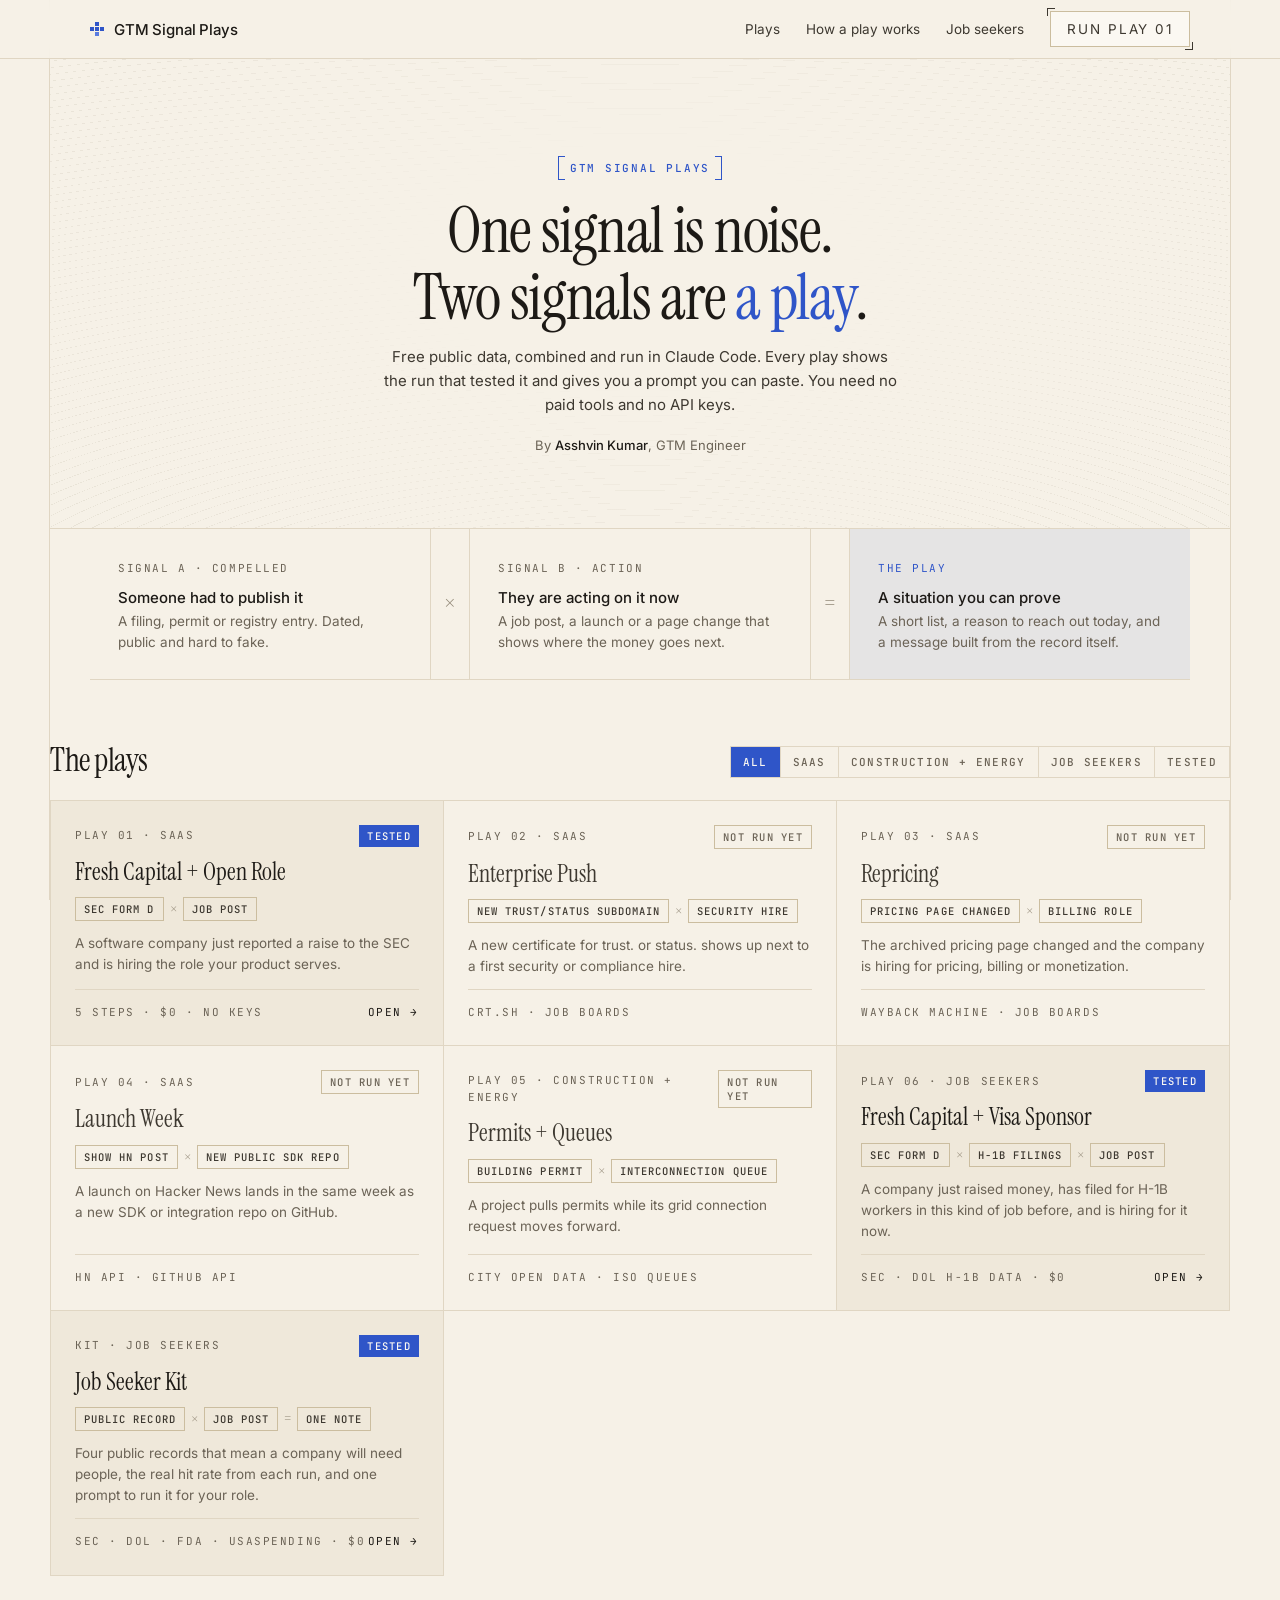
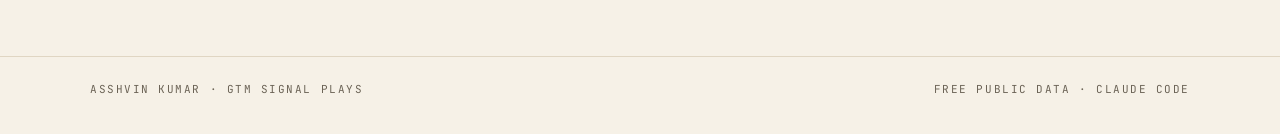
<file: index.html>
<!doctype html>
<html lang="en">
<head>
<meta charset="utf-8">
<!-- Google Tag Manager -->
<script>(function(w,d,s,l,i){w[l]=w[l]||[];w[l].push({'gtm.start':
new Date().getTime(),event:'gtm.js'});var f=d.getElementsByTagName(s)[0],
j=d.createElement(s),dl=l!='dataLayer'?'&l='+l:'';j.async=true;j.src=
'https://www.googletagmanager.com/gtm.js?id='+i+dl;f.parentNode.insertBefore(j,f);
})(window,document,'script','dataLayer','GTM-PZ93NR5M');</script>
<!-- End Google Tag Manager -->
<meta name="viewport" content="width=device-width, initial-scale=1">
<title>GTM Signal Plays · Asshvin Kumar</title>
<meta name="description" content="GTM plays built from two free public signals, run in Claude Code. Each play ships with the run that tested it and a prompt you can paste.">
<link rel="preconnect" href="https://fonts.googleapis.com">
<link rel="preconnect" href="https://fonts.gstatic.com" crossorigin>
<link href="https://fonts.googleapis.com/css2?family=Instrument+Serif:ital@0;1&family=Inter:wght@400;500;600&family=JetBrains+Mono:wght@500;600&display=swap" rel="stylesheet">
<link rel="stylesheet" href="assets/site.css">
</head>
<body>
<!-- Google Tag Manager (noscript) -->
<noscript><iframe src="https://www.googletagmanager.com/ns.html?id=GTM-PZ93NR5M"
height="0" width="0" style="display:none;visibility:hidden"></iframe></noscript>
<!-- End Google Tag Manager (noscript) -->
<header class="nav">
  <div class="wrap">
    <a class="brand" href="./"><i></i>GTM Signal Plays</a>
    <nav aria-label="Main navigation"><a href="#plays">Plays</a><a href="#how">How a play works</a><a href="job-seekers/">Job seekers</a><a class="cta brackets" href="plays/01-fresh-capital-open-role/">Run Play 01</a></nav>
  </div>
</header>

<main>
  <section class="hero wrap" aria-labelledby="hero-title">
    <span class="bracket-tag rise">GTM SIGNAL PLAYS</span>
    <h1 class="display rise d1" id="hero-title">One signal is noise.<br>Two signals are <em>a play</em>.</h1>
    <p class="lede rise d2">Free public data, combined and run in Claude Code. Every play shows the run that tested it and gives you a prompt you can paste. You need no paid tools and no API keys.</p>
    <p class="byline rise d3">By <b>Asshvin Kumar</b>, GTM Engineer</p>
  </section>

  <section class="wrap" id="how" aria-label="How a play works">
    <div class="equation">
      <div class="eq-box"><span class="mono">Signal A · compelled</span><h3>Someone had to publish it</h3><p>A filing, permit or registry entry. Dated, public and hard to fake.</p></div>
      <div class="eq-op" aria-hidden="true">×</div>
      <div class="eq-box"><span class="mono">Signal B · action</span><h3>They are acting on it now</h3><p>A job post, a launch or a page change that shows where the money goes next.</p></div>
      <div class="eq-op" aria-hidden="true">=</div>
      <div class="eq-box play"><span class="mono">The play</span><h3>A situation you can prove</h3><p>A short list, a reason to reach out today, and a message built from the record itself.</p></div>
    </div>
  </section>

  <section class="sec wrap" id="plays" aria-labelledby="plays-title">
    <div class="sec-head">
      <h2 id="plays-title">The plays</h2>
      <div class="filters" role="group" aria-label="Filter plays">
        <button class="filter" aria-pressed="true" data-f="all">All</button>
        <button class="filter" aria-pressed="false" data-f="saas">SaaS</button>
        <button class="filter" aria-pressed="false" data-f="built">Construction + energy</button>
        <button class="filter" aria-pressed="false" data-f="jobs">Job seekers</button>
        <button class="filter" aria-pressed="false" data-f="ran">Tested</button>
      </div>
    </div>

    <div class="grid">
      <a class="play-card" href="plays/01-fresh-capital-open-role/" data-tags="saas ran jobs">
        <div class="top"><span class="mono">Play 01 · SaaS</span><span class="status ran">Tested</span></div>
        <h3>Fresh Capital + Open Role</h3>
        <div class="sig"><span>SEC Form D</span><b>×</b><span>Job post</span></div>
        <p>A software company just reported a raise to the SEC and is hiring the role your product serves.</p>
        <div class="card-foot"><span class="mono">5 steps · $0 · no keys</span><span class="mono" style="color:var(--ink)">Open →</span></div>
      </a>

      <div class="play-card queued" data-tags="saas">
        <div class="top"><span class="mono">Play 02 · SaaS</span><span class="status queued">Not run yet</span></div>
        <h3>Enterprise Push</h3>
        <div class="sig"><span>New trust/status subdomain</span><b>×</b><span>Security hire</span></div>
        <p>A new certificate for trust. or status. shows up next to a first security or compliance hire.</p>
        <div class="card-foot"><span class="mono">crt.sh · job boards</span></div>
      </div>

      <div class="play-card queued" data-tags="saas">
        <div class="top"><span class="mono">Play 03 · SaaS</span><span class="status queued">Not run yet</span></div>
        <h3>Repricing</h3>
        <div class="sig"><span>Pricing page changed</span><b>×</b><span>Billing role</span></div>
        <p>The archived pricing page changed and the company is hiring for pricing, billing or monetization.</p>
        <div class="card-foot"><span class="mono">Wayback Machine · job boards</span></div>
      </div>

      <div class="play-card queued" data-tags="saas">
        <div class="top"><span class="mono">Play 04 · SaaS</span><span class="status queued">Not run yet</span></div>
        <h3>Launch Week</h3>
        <div class="sig"><span>Show HN post</span><b>×</b><span>New public SDK repo</span></div>
        <p>A launch on Hacker News lands in the same week as a new SDK or integration repo on GitHub.</p>
        <div class="card-foot"><span class="mono">HN API · GitHub API</span></div>
      </div>

      <div class="play-card queued" data-tags="built">
        <div class="top"><span class="mono">Play 05 · Construction + energy</span><span class="status queued">Not run yet</span></div>
        <h3>Permits + Queues</h3>
        <div class="sig"><span>Building permit</span><b>×</b><span>Interconnection queue</span></div>
        <p>A project pulls permits while its grid connection request moves forward.</p>
        <div class="card-foot"><span class="mono">City open data · ISO queues</span></div>
      </div>

      <a class="play-card" href="plays/06-fresh-capital-visa-sponsor/" data-tags="saas jobs ran">
        <div class="top"><span class="mono">Play 06 · Job seekers</span><span class="status ran">Tested</span></div>
        <h3>Fresh Capital + Visa Sponsor</h3>
        <div class="sig"><span>SEC Form D</span><b>×</b><span>H-1B filings</span><b>×</b><span>Job post</span></div>
        <p>A company just raised money, has filed for H-1B workers in this kind of job before, and is hiring for it now.</p>
        <div class="card-foot"><span class="mono">SEC · DOL H-1B data · $0</span><span class="mono" style="color:var(--ink)">Open →</span></div>
      </a>

      <a class="play-card" href="job-seekers/" data-tags="jobs ran">
        <div class="top"><span class="mono">Kit · Job seekers</span><span class="status ran">Tested</span></div>
        <h3>Job Seeker Kit</h3>
        <div class="sig"><span>Public record</span><b>×</b><span>Job post</span><b>=</b><span>One note</span></div>
        <p>Four public records that mean a company will need people, the real hit rate from each run, and one prompt to run it for your role.</p>
        <div class="card-foot"><span class="mono">SEC · DOL · FDA · USAspending · $0</span><span class="mono" style="color:var(--ink)">Open →</span></div>
      </a>
    </div>
  </section>
</main>

<footer class="site">
  <div class="wrap"><span class="mono">Asshvin Kumar · GTM Signal Plays</span><span class="mono">Free public data · Claude Code</span></div>
</footer>

<script>
  const buttons = document.querySelectorAll('.filter');
  const cards = document.querySelectorAll('.play-card');
  buttons.forEach((b) => b.addEventListener('click', () => {
    buttons.forEach((x) => x.setAttribute('aria-pressed', String(x === b)));
    const f = b.dataset.f;
    cards.forEach((c) => { c.hidden = f !== 'all' && !c.dataset.tags.split(' ').includes(f); });
  }));
</script>
<script src="assets/track.js" defer></script>
</body>
</html>
</file>
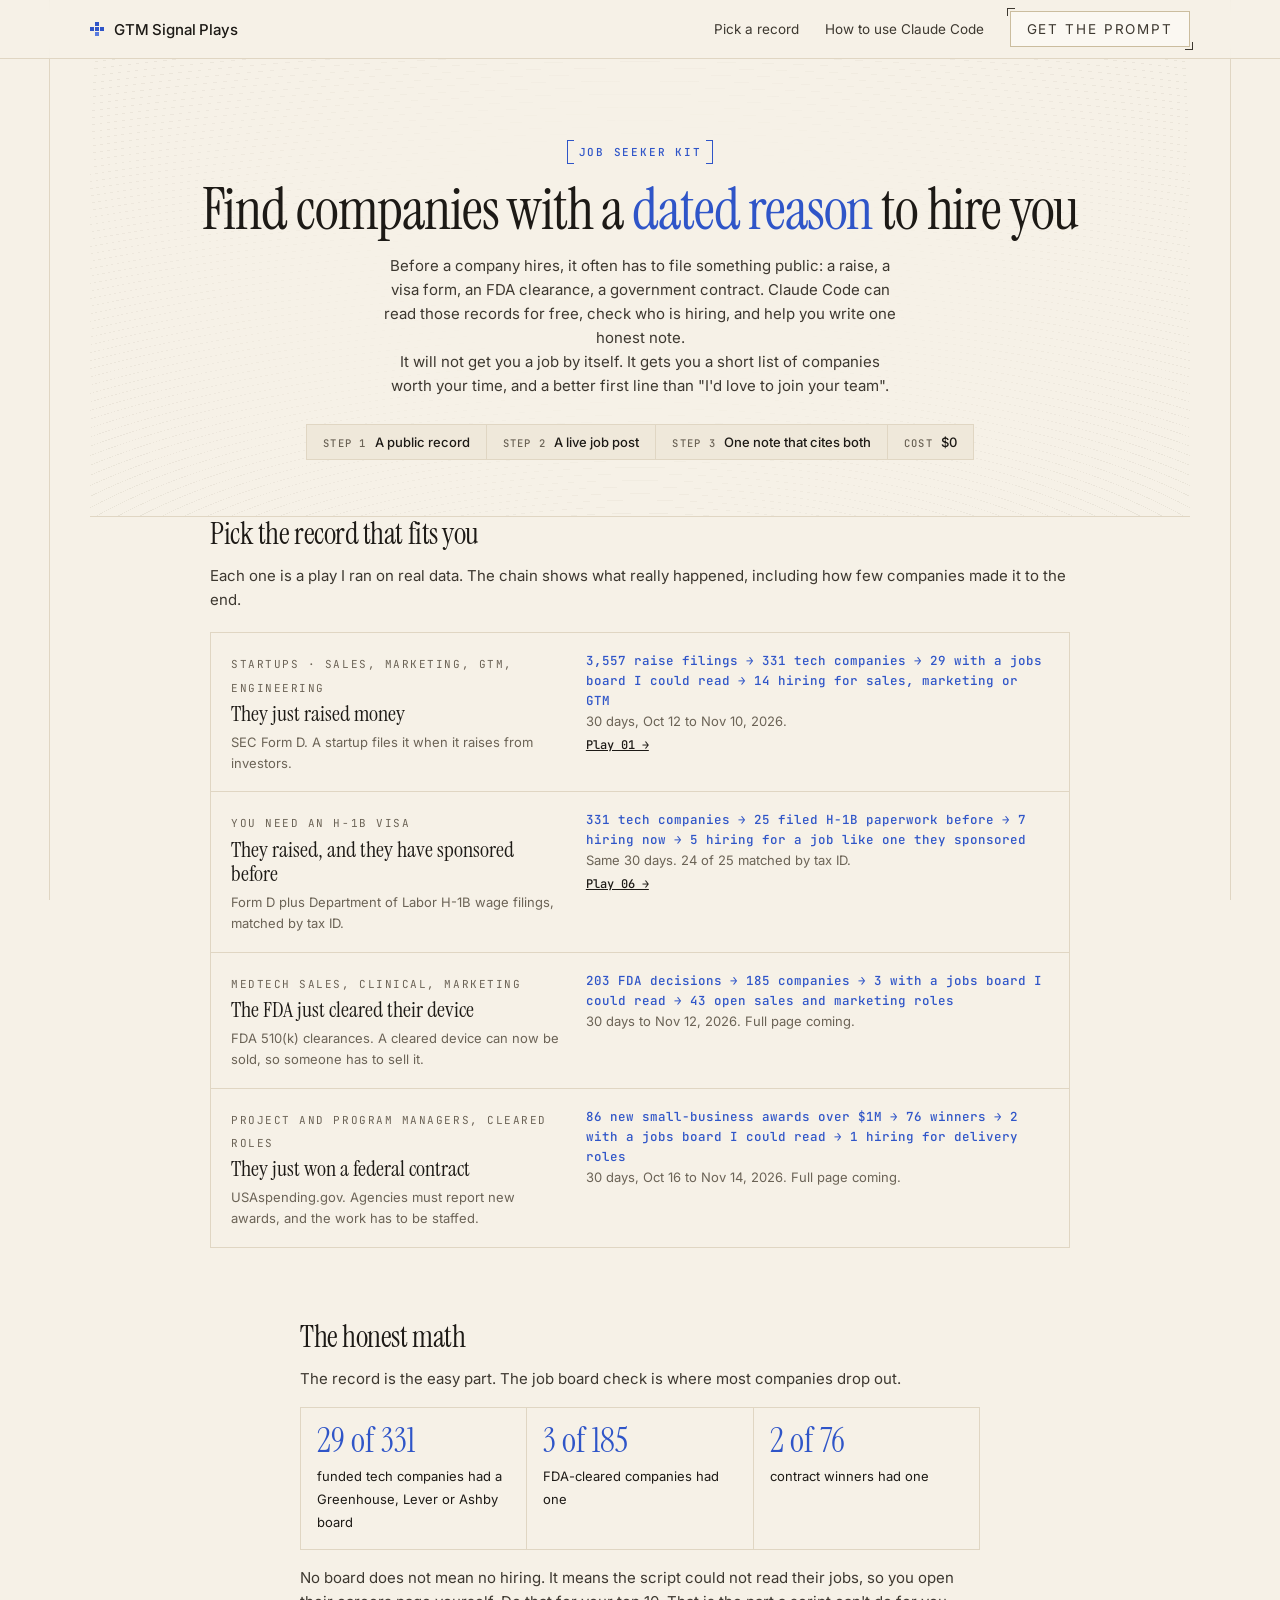
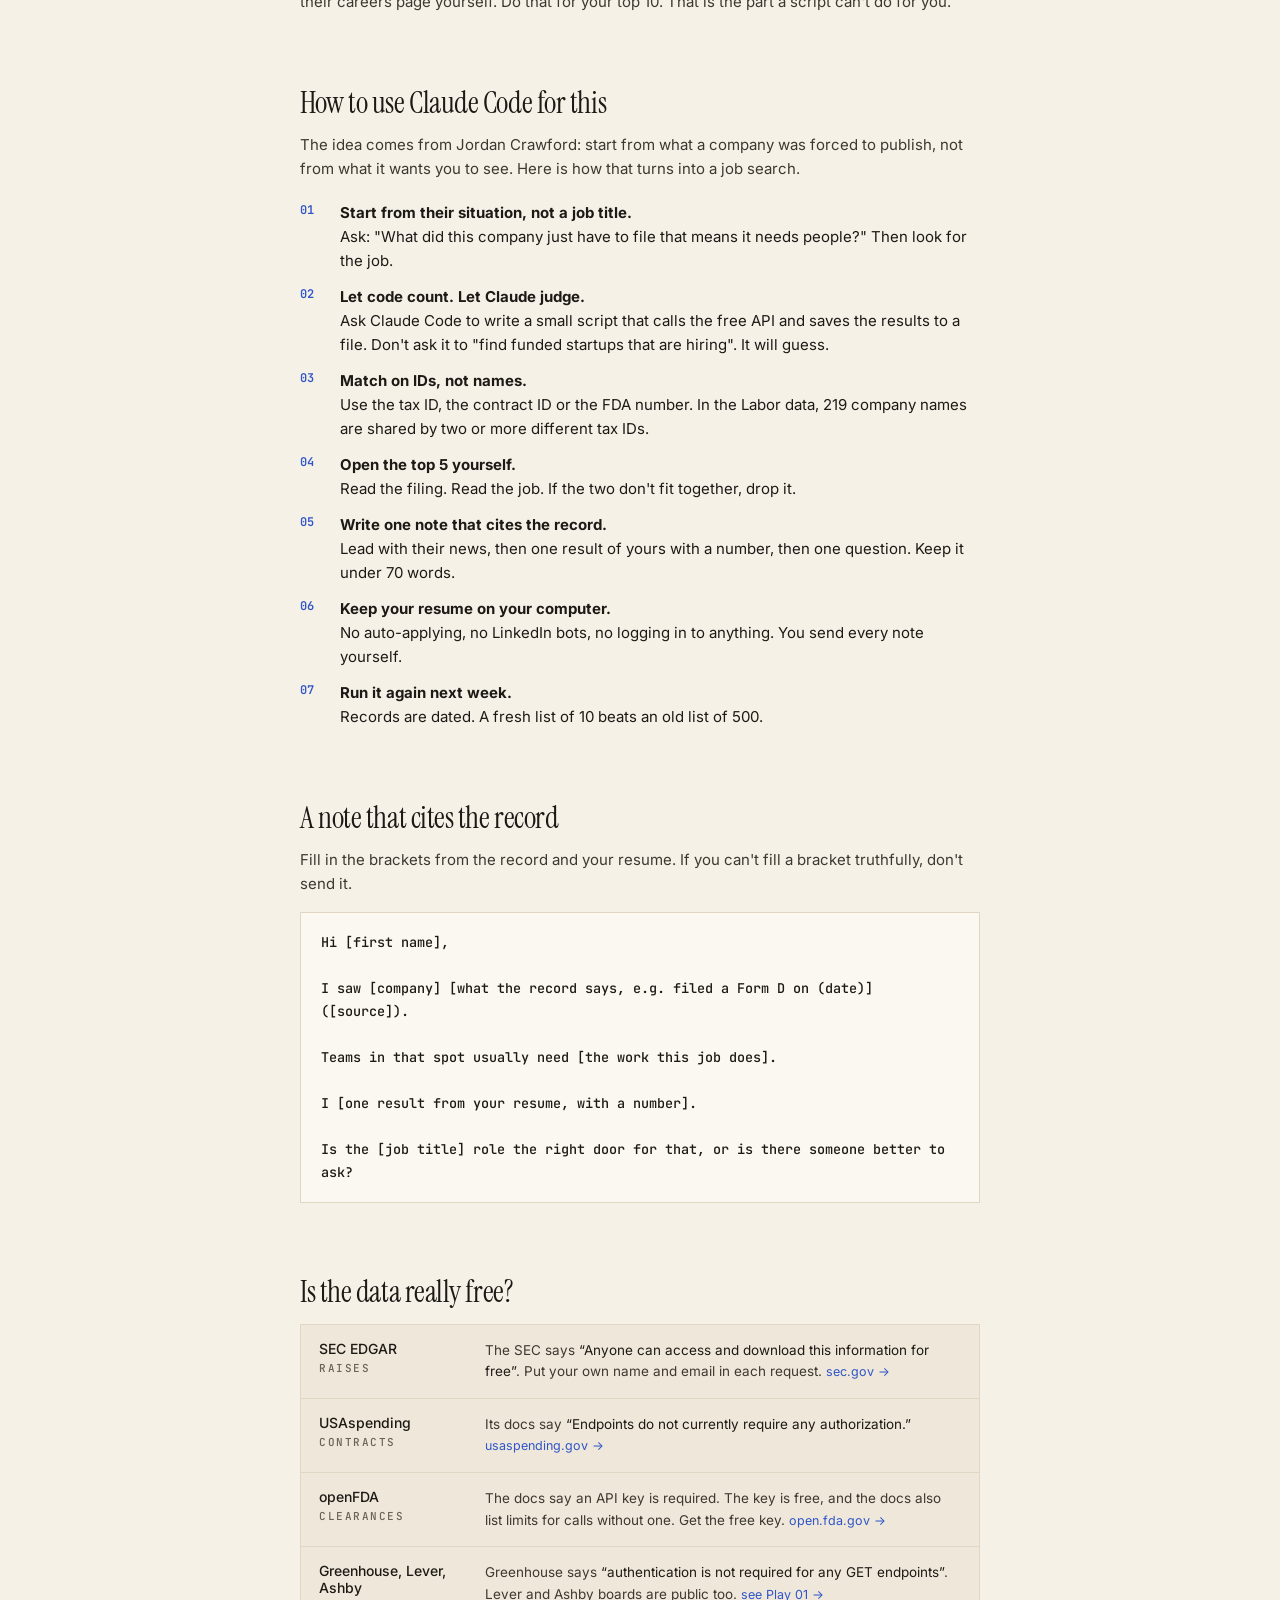
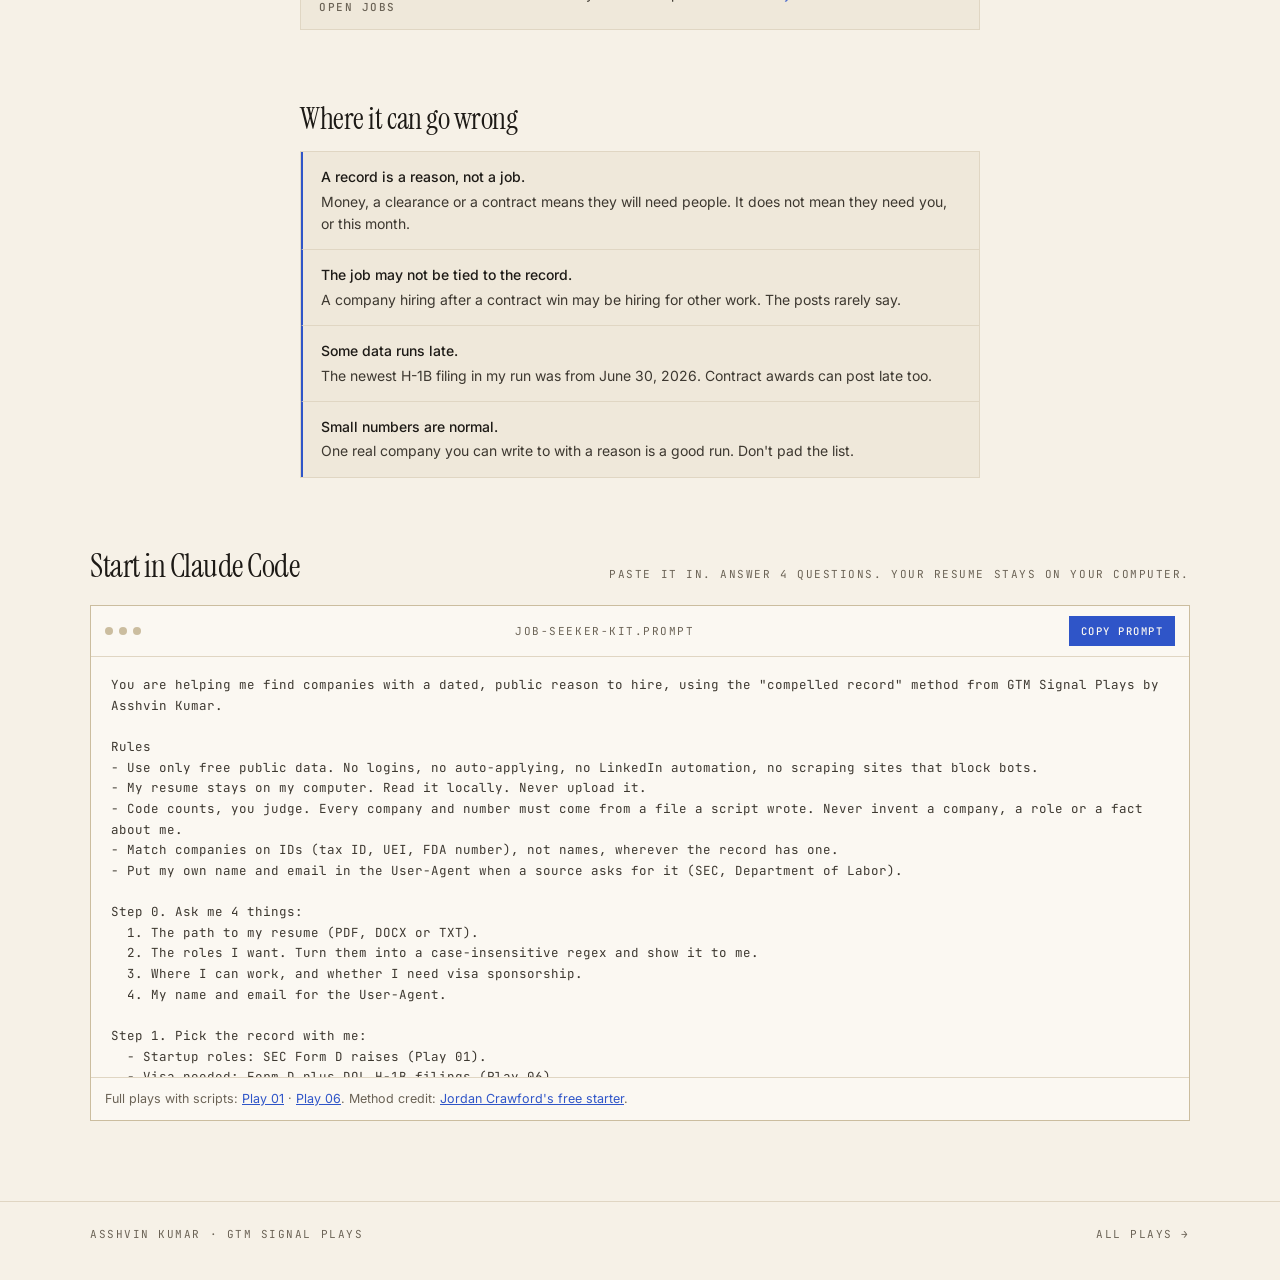
<file: job-seekers/index.html>
<!doctype html>
<html lang="en">
<head>
<meta charset="utf-8">
<!-- Google Tag Manager -->
<script>(function(w,d,s,l,i){w[l]=w[l]||[];w[l].push({'gtm.start':
new Date().getTime(),event:'gtm.js'});var f=d.getElementsByTagName(s)[0],
j=d.createElement(s),dl=l!='dataLayer'?'&l='+l:'';j.async=true;j.src=
'https://www.googletagmanager.com/gtm.js?id='+i+dl;f.parentNode.insertBefore(j,f);
})(window,document,'script','dataLayer','GTM-PZ93NR5M');</script>
<!-- End Google Tag Manager -->
<meta name="viewport" content="width=device-width, initial-scale=1">
<title>Job Seeker Kit · GTM Signal Plays</title>
<meta name="description" content="For job seekers: use Claude Code and free public records to find companies with a dated reason to hire, check if they are hiring, and write one honest note. Real hit rates included.">
<link rel="preconnect" href="https://fonts.googleapis.com">
<link rel="preconnect" href="https://fonts.gstatic.com" crossorigin>
<link href="https://fonts.googleapis.com/css2?family=Instrument+Serif:ital@0;1&family=Inter:wght@400;500;600&family=JetBrains+Mono:wght@500;600&display=swap" rel="stylesheet">
<link rel="stylesheet" href="../assets/site.css">
<style>
  .tracks { display: grid; gap: 1px; background: var(--line); border: 1px solid var(--line); margin-top: 20px; }
  .track { background: var(--bg); padding: 18px 20px; display: grid; grid-template-columns: minmax(0, 1fr) minmax(0, 1.4fr); gap: 8px 24px; }
  .track h3 { font: 400 22px/1.1 var(--serif); margin: 4px 0 6px; }
  .track p { margin: 0; font-size: 14px; }
  .track .chain { font: 500 12.5px/1.6 var(--mono); color: var(--accent); }
  .track .who { font-size: 13px; color: var(--muted); }
  .track a { font: 500 12px var(--mono); }
  @media (max-width: 720px) { .track { grid-template-columns: 1fr; } }
  .rules { counter-reset: r; list-style: none; padding: 0; margin: 20px 0 0; display: grid; gap: 12px; }
  .rules li { counter-increment: r; padding-left: 40px; position: relative; font-size: 15px; }
  .rules li::before { content: counter(r, decimal-leading-zero); position: absolute; left: 0; top: 1px; font: 600 12px var(--mono); color: var(--accent); }
  .rules b { display: block; color: var(--ink); }
  .note-box { border: 1px solid var(--line); background: var(--panel); padding: 18px 20px; margin-top: 16px; font: 500 13.5px/1.7 var(--mono); white-space: pre-wrap; }
  .math { display: grid; grid-template-columns: repeat(3, minmax(0, 1fr)); gap: 1px; background: var(--line); border: 1px solid var(--line); margin-top: 16px; }
  .math div { background: var(--bg); padding: 16px; }
  .math strong { display: block; font: 400 34px/1 var(--serif); color: var(--accent); margin-bottom: 6px; }
  .math span { font-size: 13px; }
  @media (max-width: 720px) { .math { grid-template-columns: 1fr; } }
</style>
</head>
<body>
<!-- Google Tag Manager (noscript) -->
<noscript><iframe src="https://www.googletagmanager.com/ns.html?id=GTM-PZ93NR5M"
height="0" width="0" style="display:none;visibility:hidden"></iframe></noscript>
<!-- End Google Tag Manager (noscript) -->
<header class="nav">
  <div class="wrap">
    <a class="brand" href="../"><i></i>GTM Signal Plays</a>
    <nav aria-label="Main navigation"><a href="#tracks">Pick a record</a><a href="#rules">How to use Claude Code</a><a class="cta brackets" href="#prompt">Get the prompt</a></nav>
  </div>
</header>

<main class="wrap">
  <section class="play-head" aria-labelledby="kit-title">
    <span class="bracket-tag rise">JOB SEEKER KIT</span>
    <h1 id="kit-title" class="rise d1">Find companies with a <em>dated reason</em> to hire you</h1>
    <p class="lede rise d2">Before a company hires, it often has to file something public: a raise, a visa form, an FDA clearance, a government contract. Claude Code can read those records for free, check who is hiring, and help you write one honest note.</p>
    <p class="lede rise d2">It will not get you a job by itself. It gets you a short list of companies worth your time, and a better first line than "I'd love to join your team".</p>
    <div class="facts rise d3">
      <span><b>STEP 1</b>A public record</span>
      <span><b>STEP 2</b>A live job post</span>
      <span><b>STEP 3</b>One note that cites both</span>
      <span><b>COST</b>$0</span>
    </div>
  </section>

  <section class="simple wide" id="tracks" aria-labelledby="tracks-title">
    <h2 id="tracks-title">Pick the record that fits you</h2>
    <p>Each one is a play I ran on real data. The chain shows what really happened, including how few companies made it to the end.</p>
    <div class="tracks">
      <article class="track">
        <div><span class="mono">Startups · sales, marketing, GTM, engineering</span><h3>They just raised money</h3><p class="who">SEC Form D. A startup files it when it raises from investors.</p></div>
        <div><p class="chain">3,557 raise filings → 331 tech companies → 29 with a jobs board I could read → 14 hiring for sales, marketing or GTM</p><p class="who">30 days, Oct 12 to Nov 10, 2026.</p><a href="../plays/01-fresh-capital-open-role/">Play 01 →</a></div>
      </article>
      <article class="track">
        <div><span class="mono">You need an H-1B visa</span><h3>They raised, and they have sponsored before</h3><p class="who">Form D plus Department of Labor H-1B wage filings, matched by tax ID.</p></div>
        <div><p class="chain">331 tech companies → 25 filed H-1B paperwork before → 7 hiring now → 5 hiring for a job like one they sponsored</p><p class="who">Same 30 days. 24 of 25 matched by tax ID.</p><a href="../plays/06-fresh-capital-visa-sponsor/">Play 06 →</a></div>
      </article>
      <article class="track">
        <div><span class="mono">Medtech sales, clinical, marketing</span><h3>The FDA just cleared their device</h3><p class="who">FDA 510(k) clearances. A cleared device can now be sold, so someone has to sell it.</p></div>
        <div><p class="chain">203 FDA decisions → 185 companies → 3 with a jobs board I could read → 43 open sales and marketing roles</p><p class="who">30 days to Nov 12, 2026. Full page coming.</p></div>
      </article>
      <article class="track">
        <div><span class="mono">Project and program managers, cleared roles</span><h3>They just won a federal contract</h3><p class="who">USAspending.gov. Agencies must report new awards, and the work has to be staffed.</p></div>
        <div><p class="chain">86 new small-business awards over $1M → 76 winners → 2 with a jobs board I could read → 1 hiring for delivery roles</p><p class="who">30 days, Oct 16 to Nov 14, 2026. Full page coming.</p></div>
      </article>
    </div>
  </section>

  <section class="simple" aria-labelledby="math-title">
    <h2 id="math-title">The honest math</h2>
    <p>The record is the easy part. The job board check is where most companies drop out.</p>
    <div class="math">
      <div><strong>29 of 331</strong><span>funded tech companies had a Greenhouse, Lever or Ashby board</span></div>
      <div><strong>3 of 185</strong><span>FDA-cleared companies had one</span></div>
      <div><strong>2 of 76</strong><span>contract winners had one</span></div>
    </div>
    <p style="margin-top:16px">No board does not mean no hiring. It means the script could not read their jobs, so you open their careers page yourself. Do that for your top 10. That is the part a script can't do for you.</p>
  </section>

  <section class="simple" id="rules" aria-labelledby="rules-title">
    <h2 id="rules-title">How to use Claude Code for this</h2>
    <p>The idea comes from Jordan Crawford: start from what a company was forced to publish, not from what it wants you to see. Here is how that turns into a job search.</p>
    <ol class="rules">
      <li><b>Start from their situation, not a job title.</b>Ask: "What did this company just have to file that means it needs people?" Then look for the job.</li>
      <li><b>Let code count. Let Claude judge.</b>Ask Claude Code to write a small script that calls the free API and saves the results to a file. Don't ask it to "find funded startups that are hiring". It will guess.</li>
      <li><b>Match on IDs, not names.</b>Use the tax ID, the contract ID or the FDA number. In the Labor data, 219 company names are shared by two or more different tax IDs.</li>
      <li><b>Open the top 5 yourself.</b>Read the filing. Read the job. If the two don't fit together, drop it.</li>
      <li><b>Write one note that cites the record.</b>Lead with their news, then one result of yours with a number, then one question. Keep it under 70 words.</li>
      <li><b>Keep your resume on your computer.</b>No auto-applying, no LinkedIn bots, no logging in to anything. You send every note yourself.</li>
      <li><b>Run it again next week.</b>Records are dated. A fresh list of 10 beats an old list of 500.</li>
    </ol>
  </section>

  <section class="simple" aria-labelledby="note-title">
    <h2 id="note-title">A note that cites the record</h2>
    <p>Fill in the brackets from the record and your resume. If you can't fill a bracket truthfully, don't send it.</p>
    <div class="note-box">Hi [first name],

I saw [company] [what the record says, e.g. filed a Form D on (date)] ([source]).

Teams in that spot usually need [the work this job does].

I [one result from your resume, with a number].

Is the [job title] role the right door for that, or is there someone better to ask?</div>
  </section>

  <section class="simple" aria-labelledby="free-title">
    <h2 id="free-title">Is the data really free?</h2>
    <div class="proof">
      <article><h3>SEC EDGAR<small class="mono">raises</small></h3>
        <p>The SEC says <q>Anyone can access and download this information for free</q>. Put your own name and email in each request. <a href="https://www.sec.gov/os/accessing-edgar-data" rel="noopener">sec.gov →</a></p></article>
      <article><h3>USAspending<small class="mono">contracts</small></h3>
        <p>Its docs say <q>Endpoints do not currently require any authorization.</q> <a href="https://api.usaspending.gov/docs/endpoints" rel="noopener">usaspending.gov →</a></p></article>
      <article><h3>openFDA<small class="mono">clearances</small></h3>
        <p>The docs say an API key is required. The key is free, and the docs also list limits for calls without one. Get the free key. <a href="https://open.fda.gov/apis/authentication/" rel="noopener">open.fda.gov →</a></p></article>
      <article><h3>Greenhouse, Lever, Ashby<small class="mono">open jobs</small></h3>
        <p>Greenhouse says <q>authentication is not required for any GET endpoints</q>. Lever and Ashby boards are public too. <a href="../plays/01-fresh-capital-open-role/#how" rel="noopener">see Play 01 →</a></p></article>
    </div>
  </section>

  <section class="simple" aria-labelledby="oops-title">
    <h2 id="oops-title">Where it can go wrong</h2>
    <div class="oops">
      <div><b>A record is a reason, not a job.</b>Money, a clearance or a contract means they will need people. It does not mean they need you, or this month.</div>
      <div><b>The job may not be tied to the record.</b>A company hiring after a contract win may be hiring for other work. The posts rarely say.</div>
      <div><b>Some data runs late.</b>The newest H-1B filing in my run was from June 30, 2026. Contract awards can post late too.</div>
      <div><b>Small numbers are normal.</b>One real company you can write to with a reason is a good run. Don't pad the list.</div>
    </div>
  </section>

  <section id="prompt" aria-labelledby="prompt-title">
    <div class="sec-head"><h2 id="prompt-title" style="font:400 32px/1.05 var(--serif)">Start in Claude Code</h2>
      <p class="mono">Paste it in. Answer 4 questions. Your resume stays on your computer.</p></div>
    <div class="prompt">
      <div class="prompt-head"><div class="dots" aria-hidden="true"><i></i><i></i><i></i></div><span class="mono">job-seeker-kit.prompt</span>
        <button class="copy" id="copy" type="button">Copy prompt</button></div>
<pre id="prompt-text">You are helping me find companies with a dated, public reason to hire, using the "compelled record" method from GTM Signal Plays by Asshvin Kumar.

Rules
- Use only free public data. No logins, no auto-applying, no LinkedIn automation, no scraping sites that block bots.
- My resume stays on my computer. Read it locally. Never upload it.
- Code counts, you judge. Every company and number must come from a file a script wrote. Never invent a company, a role or a fact about me.
- Match companies on IDs (tax ID, UEI, FDA number), not names, wherever the record has one.
- Put my own name and email in the User-Agent when a source asks for it (SEC, Department of Labor).

Step 0. Ask me 4 things:
  1. The path to my resume (PDF, DOCX or TXT).
  2. The roles I want. Turn them into a case-insensitive regex and show it to me.
  3. Where I can work, and whether I need visa sponsorship.
  4. My name and email for the User-Agent.

Step 1. Pick the record with me:
  - Startup roles: SEC Form D raises (Play 01).
  - Visa needed: Form D plus DOL H-1B filings (Play 06).
  - Medtech sales or clinical: FDA 510(k) clearances (openFDA; I'll get a free key).
  - Project, program or cleared roles: USAspending new contract awards.
  Explain your pick in one line.

Step 2. Get the script.
  For Play 01 or 06, download the scripts linked on their pages, read them, and tell me in 5 bullets what they do and which URLs they call.
  For FDA or contracts, write a small Python script (standard library only) that pulls the last 30 days, dedupes to one row per company, checks Greenhouse, Lever and Ashby boards for open jobs, and writes summary.json and accounts.csv.

Step 3. Run it. Show me summary.json in plain words, including how many companies had no jobs board.

Step 4. Rank and check.
  Keep jobs that match my roles and locations. Rank them by fit with my resume.
  For the top 5, open the source record and the job post, and tell me what you checked.
  List the top 10 companies with no jobs board, so I can open their careers pages myself.

Step 5. For my top 5, write notes.md:
  - Why this company, now: the record (with its date and link) and the open job.
  - The 2 lines of my resume that best match, quoted exactly.
  - A note under 70 words: their news first, one result of mine with a number, one question.

Step 6. Hand me shortlist.csv and notes.md. Don't send anything. I do that myself.</pre>
      <div class="prompt-foot">Full plays with scripts: <a href="../plays/01-fresh-capital-open-role/">Play 01</a> · <a href="../plays/06-fresh-capital-visa-sponsor/">Play 06</a>. Method credit: <a href="https://github.com/SantaJordan/gtm-engineer-starter" rel="noopener">Jordan Crawford's free starter</a>.</div>
    </div>
  </section>
</main>

<footer class="site">
  <div class="wrap"><span class="mono">Asshvin Kumar · GTM Signal Plays</span><span class="mono"><a href="../" style="text-decoration:none">All plays →</a></span></div>
</footer>

<script>
  const btn = document.getElementById('copy');
  const pre = document.getElementById('prompt-text');
  btn.addEventListener('click', async () => {
    try { await navigator.clipboard.writeText(pre.textContent); btn.textContent = 'Copied'; }
    catch (e) { btn.textContent = 'Select and copy'; }
    setTimeout(() => { btn.textContent = 'Copy prompt'; }, 2000);
  });
</script>
<script src="../assets/track.js" defer></script>
</body>
</html>
</file>
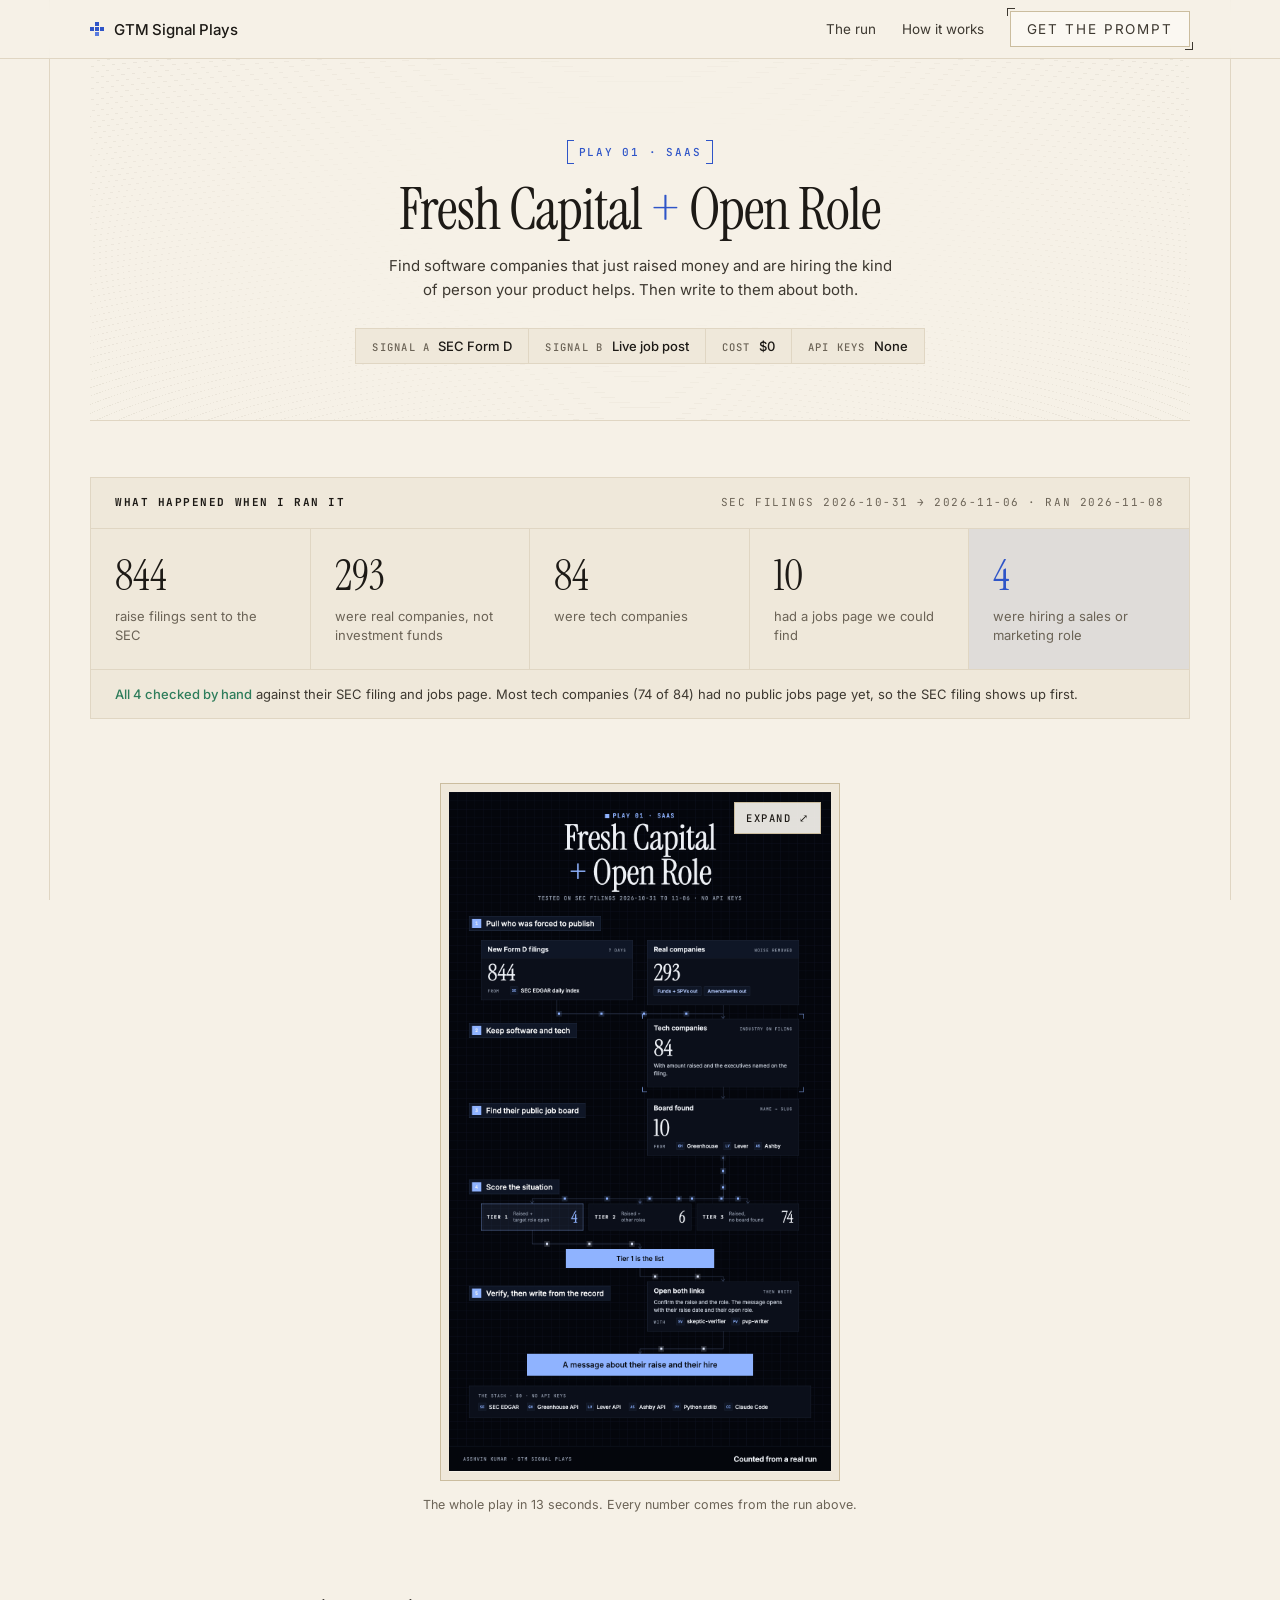
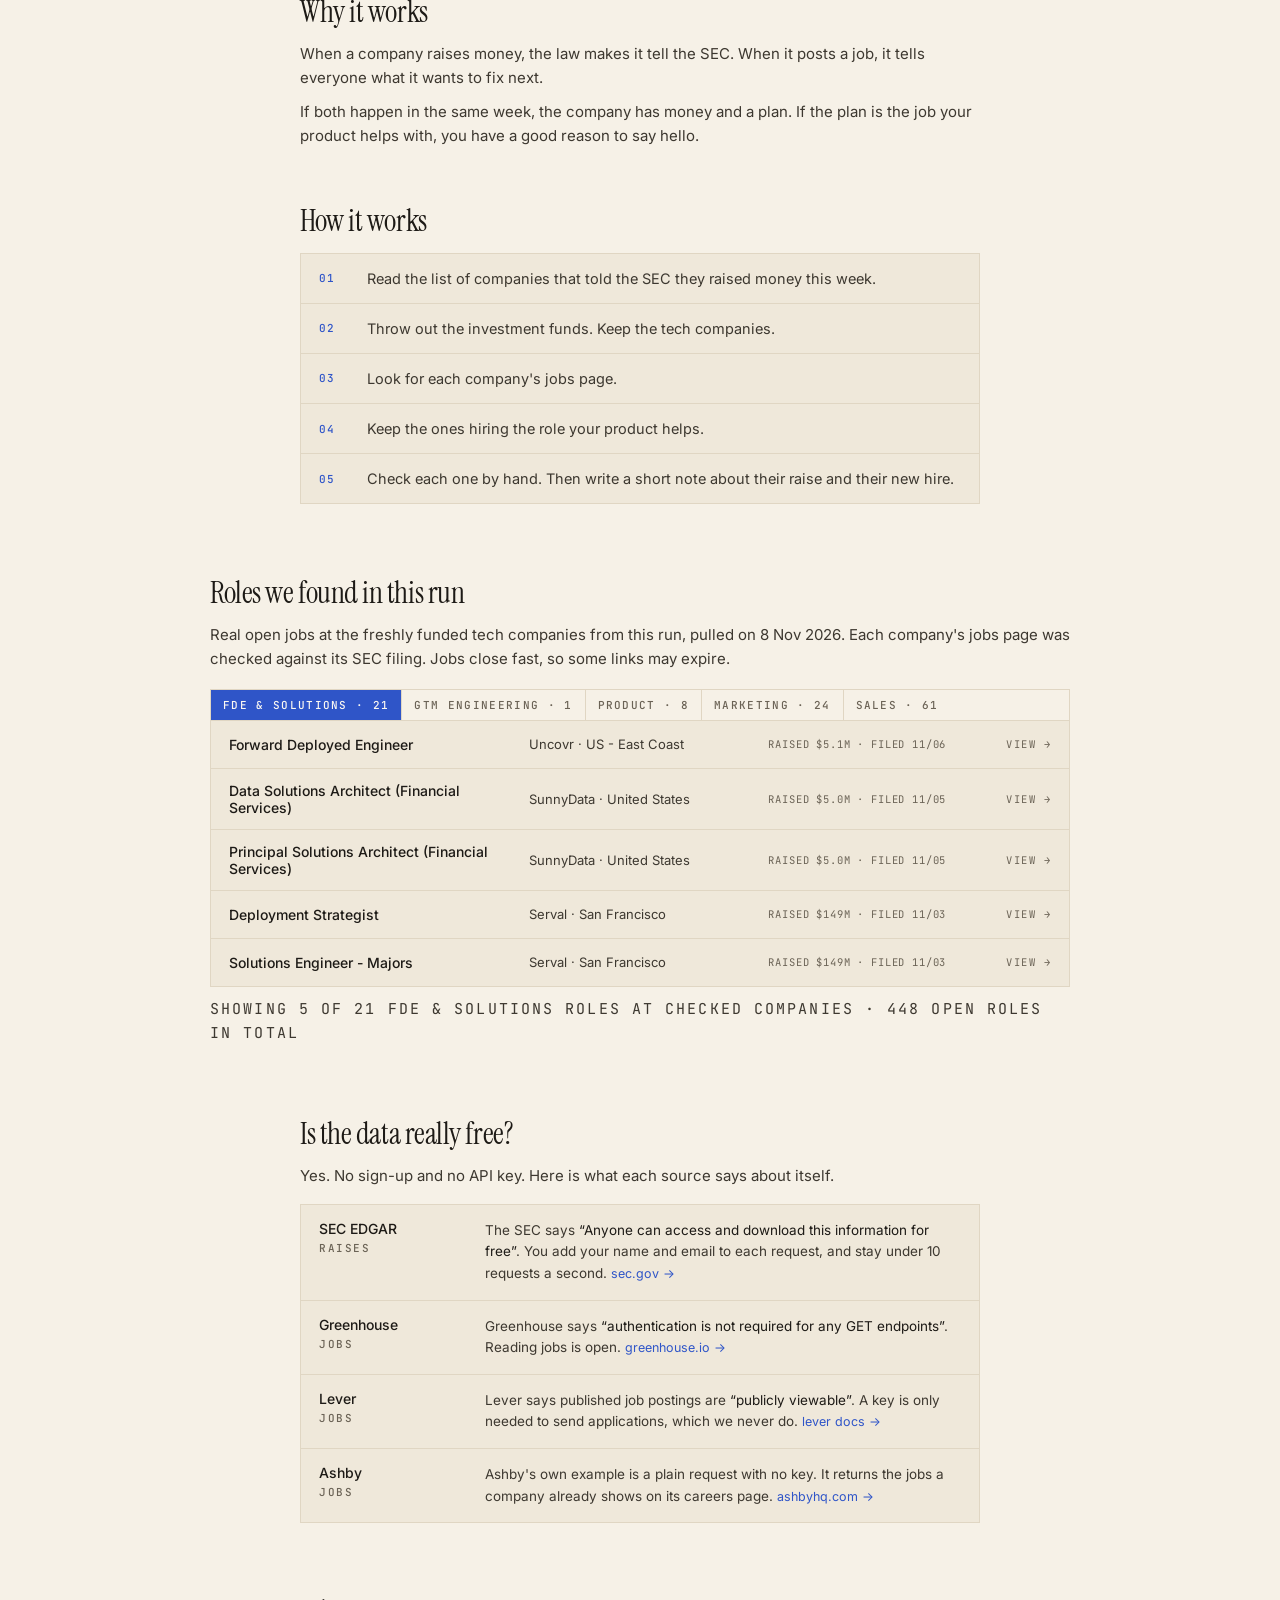
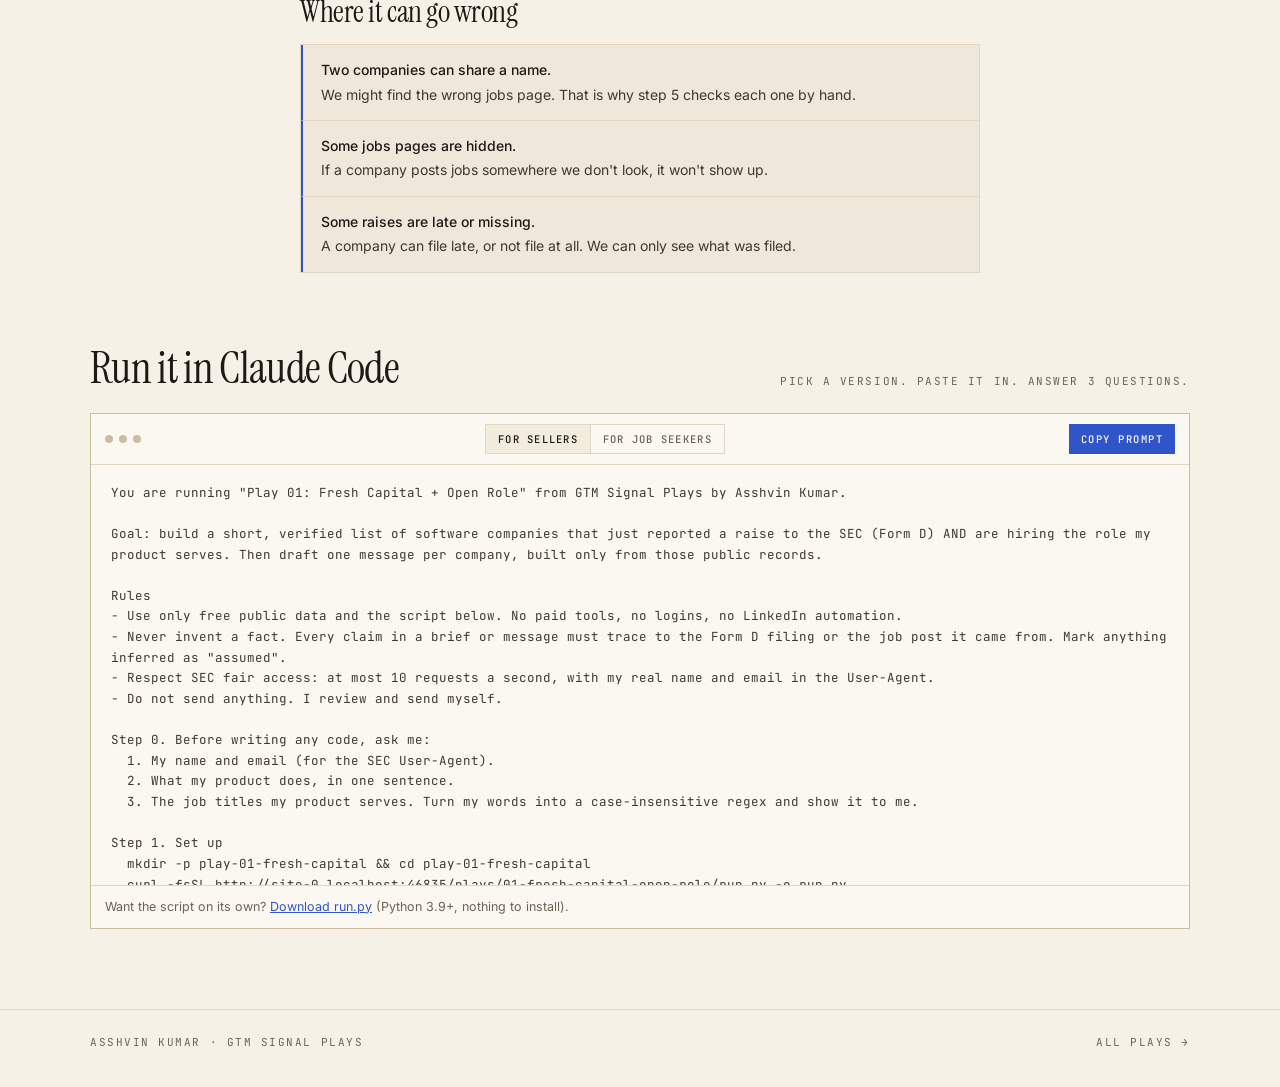
<file: plays/01-fresh-capital-open-role/index.html>
<!doctype html>
<html lang="en">
<head>
<meta charset="utf-8">
<!-- Google Tag Manager -->
<script>(function(w,d,s,l,i){w[l]=w[l]||[];w[l].push({'gtm.start':
new Date().getTime(),event:'gtm.js'});var f=d.getElementsByTagName(s)[0],
j=d.createElement(s),dl=l!='dataLayer'?'&l='+l:'';j.async=true;j.src=
'https://www.googletagmanager.com/gtm.js?id='+i+dl;f.parentNode.insertBefore(j,f);
})(window,document,'script','dataLayer','GTM-PZ93NR5M');</script>
<!-- End Google Tag Manager -->
<meta name="viewport" content="width=device-width, initial-scale=1">
<title>Fresh Capital + Open Role · GTM Signal Plays</title>
<meta name="description" content="Play 01: find software companies that just told the SEC they raised money and are hiring the role you help with. Free public data, no API keys, one Claude Code prompt.">
<link rel="preconnect" href="https://fonts.googleapis.com">
<link rel="preconnect" href="https://fonts.gstatic.com" crossorigin>
<link href="https://fonts.googleapis.com/css2?family=Instrument+Serif:ital@0;1&family=Inter:wght@400;500;600&family=JetBrains+Mono:wght@500;600&display=swap" rel="stylesheet">
<link rel="stylesheet" href="../../assets/site.css">
</head>
<body>
<!-- Google Tag Manager (noscript) -->
<noscript><iframe src="https://www.googletagmanager.com/ns.html?id=GTM-PZ93NR5M"
height="0" width="0" style="display:none;visibility:hidden"></iframe></noscript>
<!-- End Google Tag Manager (noscript) -->
<header class="nav">
  <div class="wrap">
    <a class="brand" href="../../"><i></i>GTM Signal Plays</a>
    <nav aria-label="Main navigation"><a href="#receipt">The run</a><a href="#how">How it works</a><a class="cta brackets" href="#prompt">Get the prompt</a></nav>
  </div>
</header>

<main class="wrap">
  <section class="play-head" aria-labelledby="play-title">
    <span class="bracket-tag rise">PLAY 01 · SAAS</span>
    <h1 id="play-title" class="rise d1">Fresh Capital <em>+</em> Open Role</h1>
    <p class="lede rise d2">Find software companies that just raised money and are hiring the kind of person your product helps. Then write to them about both.</p>
    <div class="facts rise d3">
      <span><b>SIGNAL A</b>SEC Form D</span>
      <span><b>SIGNAL B</b>Live job post</span>
      <span><b>COST</b>$0</span>
      <span><b>API KEYS</b>None</span>
    </div>
  </section>

  <section class="receipt2" id="receipt" aria-labelledby="receipt-title">
    <header>
      <h2 id="receipt-title" class="mono">What happened when I ran it</h2>
      <span class="mono" data-r="window_label">Window</span>
    </header>
    <div class="steps-row">
      <div><strong data-r="form_d_new">844</strong><span>raise filings sent to the SEC</span></div>
      <div><strong data-r="operating">293</strong><span>were real companies, not investment funds</span></div>
      <div><strong data-r="tech">84</strong><span>were tech companies</span></div>
      <div><strong data-r="with_board">10</strong><span>had a jobs page we could find</span></div>
      <div><strong data-r="tier1">4</strong><span>were hiring a sales or marketing role</span></div>
    </div>
    <footer><b>All 4 checked by hand</b> against their SEC filing and jobs page. Most tech companies (74 of 84) had no public jobs page yet, so the SEC filing shows up first.</footer>
  </section>

  <figure class="stage" aria-label="Animated diagram of the play">
    <div class="stage-frame">
      <video id="clip" src="graphic.mp4?v=3" poster="poster.png?v=3" autoplay muted loop playsinline width="1080" height="1920"></video>
      <button class="expand" id="expand" type="button" aria-haspopup="dialog">Expand ⤢</button>
    </div>
    <figcaption>The whole play in 13 seconds. Every number comes from the run above.</figcaption>
  </figure>

  <dialog class="lightbox" id="lightbox" aria-label="Diagram, full size">
    <div class="lightbox-bar"><span class="mono">Play 01 · full size · scroll to read</span><button class="close" id="close" type="button">Close ✕</button></div>
    <div class="lightbox-inner">
      <video src="graphic.mp4?v=3" poster="poster.png?v=3" muted loop playsinline width="1080" height="1920"></video>
    </div>
  </dialog>

  <section class="simple" id="how" aria-labelledby="why-title">
    <h2 id="why-title">Why it works</h2>
    <p>When a company raises money, the law makes it tell the SEC. When it posts a job, it tells everyone what it wants to fix next.</p>
    <p>If both happen in the same week, the company has money and a plan. If the plan is the job your product helps with, you have a good reason to say hello.</p>

    <h2 style="margin-top:56px">How it works</h2>
    <ol class="plain-steps">
      <li>Read the list of companies that told the SEC they raised money this week.</li>
      <li>Throw out the investment funds. Keep the tech companies.</li>
      <li>Look for each company's jobs page.</li>
      <li>Keep the ones hiring the role your product helps.</li>
      <li>Check each one by hand. Then write a short note about their raise and their new hire.</li>
    </ol>
  </section>


  <section class="simple wide" id="roles" aria-labelledby="roles-title">
    <h2 id="roles-title">Roles we found in this run</h2>
    <p>Real open jobs at the freshly funded tech companies from this run, pulled on 8 Nov 2026. Each company's jobs page was checked against its SEC filing. Jobs close fast, so some links may expire.</p>
    <div class="filters role-filters" role="group" aria-label="Filter roles"></div>
    <div class="roles" id="roles-list"></div>
    <p class="roles-note mono" id="roles-note"></p>
  </section>

  <section class="simple" aria-labelledby="free-title">
    <h2 id="free-title">Is the data really free?</h2>
    <p>Yes. No sign-up and no API key. Here is what each source says about itself.</p>
    <div class="proof">
      <article><h3>SEC EDGAR<small class="mono">raises</small></h3>
        <p>The SEC says <q>Anyone can access and download this information for free</q>. You add your name and email to each request, and stay under 10 requests a second. <a href="https://www.sec.gov/os/accessing-edgar-data" rel="noopener">sec.gov →</a></p></article>
      <article><h3>Greenhouse<small class="mono">jobs</small></h3>
        <p>Greenhouse says <q>authentication is not required for any GET endpoints</q>. Reading jobs is open. <a href="https://developers.greenhouse.io/job-board.html" rel="noopener">greenhouse.io →</a></p></article>
      <article><h3>Lever<small class="mono">jobs</small></h3>
        <p>Lever says published job postings are <q>publicly viewable</q>. A key is only needed to send applications, which we never do. <a href="https://github.com/lever/postings-api" rel="noopener">lever docs →</a></p></article>
      <article><h3>Ashby<small class="mono">jobs</small></h3>
        <p>Ashby's own example is a plain request with no key. It returns the jobs a company already shows on its careers page. <a href="https://developers.ashbyhq.com/docs/public-job-posting-api" rel="noopener">ashbyhq.com →</a></p></article>
    </div>
  </section>

  <section class="simple" aria-labelledby="oops-title">
    <h2 id="oops-title">Where it can go wrong</h2>
    <div class="oops">
      <div><b>Two companies can share a name.</b>We might find the wrong jobs page. That is why step 5 checks each one by hand.</div>
      <div><b>Some jobs pages are hidden.</b>If a company posts jobs somewhere we don't look, it won't show up.</div>
      <div><b>Some raises are late or missing.</b>A company can file late, or not file at all. We can only see what was filed.</div>
    </div>
  </section>

  <section id="prompt" aria-labelledby="prompt-title">
    <div class="sec-head"><h2 id="prompt-title" style="font:400 44px/1.05 var(--serif)">Run it in Claude Code</h2>
      <p class="mono">Pick a version. Paste it in. Answer 3 questions.</p></div>
    <div class="prompt">
      <div class="prompt-head"><div class="dots" aria-hidden="true"><i></i><i></i><i></i></div><div class="tabs" role="tablist" aria-label="Prompt version"><button class="tab" role="tab" aria-selected="true" data-p="prompt-text">For sellers</button><button class="tab" role="tab" aria-selected="false" data-p="prompt-jobs">For job seekers</button></div>
        <button class="copy" id="copy" type="button">Copy prompt</button></div>
<pre id="prompt-text">You are running "Play 01: Fresh Capital + Open Role" from GTM Signal Plays by Asshvin Kumar.

Goal: build a short, verified list of software companies that just reported a raise to the SEC (Form D) AND are hiring the role my product serves. Then draft one message per company, built only from those public records.

Rules
- Use only free public data and the script below. No paid tools, no logins, no LinkedIn automation.
- Never invent a fact. Every claim in a brief or message must trace to the Form D filing or the job post it came from. Mark anything inferred as "assumed".
- Respect SEC fair access: at most 10 requests a second, with my real name and email in the User-Agent.
- Do not send anything. I review and send myself.

Step 0. Before writing any code, ask me:
  1. My name and email (for the SEC User-Agent).
  2. What my product does, in one sentence.
  3. The job titles my product serves. Turn my words into a case-insensitive regex and show it to me.

Step 1. Set up
  mkdir -p play-01-fresh-capital &amp;&amp; cd play-01-fresh-capital
  curl -fsSL __RUN_PY_URL__ -o run.py
  Read run.py fully. Tell me in 5 bullets what it does and which URLs it calls. It needs Python 3.9+ and nothing else.

Step 2. Run it on the last 14 days
  SEC_USER_AGENT="&lt;my name&gt; &lt;my email&gt;" python3 run.py --days 14 --roles "&lt;regex from step 0&gt;"
  It writes out/&lt;date&gt;/accounts.csv, summary.json and briefs.md. Show me the funnel counts from summary.json.

Step 3. Verify before trusting it
  For every Tier 1 row (or 10 at random if there are more):
  - open the Form D link and confirm the company name, filing date and amount;
  - open the job link and confirm the role is live at the same company. For slug-only matches, compare the board's website, company description and job locations with the filing's state;
  - remove or downgrade any row that fails, and tell me why.
  Save the result as verified.csv.

Step 4. Brief each verified company (5 lines max) in briefs-verified.md
  What they raised and when; the role they opened; who signed the filing; the problem that role is likely hired to fix (mark as assumed); why my product fits that problem.

Step 5. Draft one message per company in messages.md (under 90 words)
  - To the executive named on the filing or the hiring manager.
  - Open with the record: the raise and the open role, with dates. Not with me.
  - Give one useful observation they can act on even if they never reply.
  - End with one low-effort question. No links, no "hope you're well", no fake familiarity.
  Then reread each draft as the buyer: would they forward it to a colleague? Rewrite any that would be deleted.

Step 6. Hand over
  verified.csv, briefs-verified.md, messages.md, and a 3-line summary with the funnel counts. Suggest the --roles regex and --days window for next week's run.</pre>
<pre id="prompt-jobs" hidden>You are running "Play 01 for job seekers: Fresh Capital + Open Role" from GTM Signal Plays by Asshvin Kumar.

Goal: find jobs at software companies that just raised money (SEC Form D) and are hiring for roles that fit my resume. Then help me write a short, honest note for each.

Rules
- Use only free public data and the script below. No logins, no auto-applying, no LinkedIn automation.
- My resume stays on my computer. Read it locally and never upload it anywhere.
- Never invent facts about me or the company. Every claim must trace to my resume, the Form D filing or the job post.

Step 0. Ask me 3 things before doing anything:
  1. The path to my resume on this computer (PDF, DOCX or TXT).
  2. The roles I want (for example: forward deployed engineer, GTM engineer, product manager). Turn them into a case-insensitive regex and show it to me.
  3. Where I can work (cities, remote, countries), plus my name and email for the SEC User-Agent.

Step 1. Read my resume locally. List my top 8 skills and my 3 strongest results with numbers. Let me correct them.

Step 2. Set up
  mkdir -p play-01-jobs &amp;&amp; cd play-01-jobs
  curl -fsSL __RUN_PY_URL__ -o run.py
  Read run.py fully. Tell me in 5 bullets what it does and which URLs it calls.

Step 3. Run it on the last 30 days (the SEC step takes 15 to 20 minutes)
  SEC_USER_AGENT="&lt;my name&gt; &lt;my email&gt;" python3 run.py --days 30 --roles "&lt;regex from step 0&gt;"
  It writes out/&lt;date&gt;/jobs.csv: every open role at those companies, with the raise amount and filing date.

Step 4. Filter and rank
  Keep roles that match my regex and my locations. Check each company's jobs page really belongs to the company on the filing (name, website, job locations vs the filing's state); drop any that fail and tell me why.
  Rank the rest by fit with my resume. Show the top 10 as a table: role, company, location, raised, filed, fit 1-5, one-line why, link.

Step 5. For my top 5, write notes.md:
  - Why this company, now: the raise and the open role, with dates.
  - The 2 parts of my resume that best match the job post, quoted from my resume.
  - A 70-word note to the hiring manager. Open with their news, not with me. No buzzwords.

Step 6. Hand over jobs-shortlist.csv and notes.md. Do not apply or send anything. I do that myself.</pre>
      <div class="prompt-foot">Want the script on its own? <a href="run.py" download>Download run.py</a> (Python 3.9+, nothing to install).</div>
    </div>
  </section>
</main>

<footer class="site">
  <div class="wrap"><span class="mono">Asshvin Kumar · GTM Signal Plays</span><span class="mono"><a href="../../" style="text-decoration:none">All plays →</a></span></div>
</footer>

<!-- Source of truth: plays/01-fresh-capital-open-role/out/2026-11-08/summary.json -->
<script id="receipt-data" type="application/json">
{ "window": "2026-10-31 to 2026-11-06", "run_at": "2026-11-08T22:35:36", "form_d_new": 844, "operating": 293, "tech": 84, "with_board": 10, "tier1": 4 }
</script>
<script>
  const R = JSON.parse(document.getElementById('receipt-data').textContent);
  document.querySelector('[data-r="window_label"]').textContent =
    'SEC filings ' + R.window.replace(' to ', ' → ') + ' · ran ' + R.run_at.slice(0, 10);
  const reduce = window.matchMedia('(prefers-reduced-motion: reduce)').matches;
  const counters = [...document.querySelectorAll('.steps-row [data-r]')];
  const countUp = () => counters.forEach((el) => {
    const target = R[el.dataset.r] || 0;
    if (reduce) { el.textContent = target.toLocaleString('en-US'); return; }
    const t0 = performance.now();
    const tick = (now) => {
      const p = Math.min(1, (now - t0) / 1200), e = 1 - Math.pow(1 - p, 3);
      el.textContent = Math.round(target * e).toLocaleString('en-US');
      if (p < 1) requestAnimationFrame(tick);
    };
    requestAnimationFrame(tick);
  });
  // count up when the receipt scrolls into view
  new IntersectionObserver((entries, obs) => {
    if (entries.some((e) => e.isIntersecting)) { countUp(); obs.disconnect(); }
  }, { threshold: 0.4 }).observe(document.getElementById('receipt'));

  // expand the diagram
  const box = document.getElementById('lightbox');
  const bigVideo = box.querySelector('video');
  const openBox = () => { box.showModal(); box.scrollTop = 0; bigVideo.currentTime = 0; bigVideo.play(); };
  document.getElementById('expand').addEventListener('click', openBox);
  document.getElementById('clip').addEventListener('click', openBox);
  document.getElementById('close').addEventListener('click', () => { bigVideo.pause(); box.close(); });
  box.addEventListener('close', () => bigVideo.pause());

  // prompt: point the download at this site, and copy
  const runUrl = new URL('run.py', location.href).href;
  ['prompt-text', 'prompt-jobs'].forEach((id) => { const el = document.getElementById(id); el.textContent = el.textContent.replace('__RUN_PY_URL__', runUrl); });
  const visiblePrompt = () => document.querySelector('.prompt pre:not([hidden])');
  const btn = document.getElementById('copy');
  btn.addEventListener('click', async () => {
    try { await navigator.clipboard.writeText(visiblePrompt().textContent); btn.textContent = 'Copied'; }
    catch (err) {
      const range = document.createRange(); range.selectNodeContents(visiblePrompt());
      const sel = getSelection(); sel.removeAllRanges(); sel.addRange(range);
      btn.textContent = 'Press Ctrl/Cmd + C';
    }
    setTimeout(() => { btn.textContent = 'Copy prompt'; }, 2000);
  });
</script>
<script id="roles-data" type="application/json">{"as_of":"2026-11-08","counts":{"FDE & solutions":21,"GTM engineering":1,"Product":8,"Marketing":24,"Sales":61},"total_open_roles_all_boards":448,"examples":{"FDE & solutions":[{"t":"Forward Deployed Engineer","c":"Uncovr","l":"US - East Coast","u":"https://jobs.ashbyhq.com/uncovr/be4db295-6b96-481f-9317-132d60fc0b0c","r":5144983,"f":"11/06"},{"t":"Data Solutions Architect (Financial Services)","c":"SunnyData","l":"United States","u":"https://jobs.ashbyhq.com/SunnyData/aa21adce-fc31-410c-86a1-2ed83b9a596f","r":4995000,"f":"11/05"},{"t":"Principal Solutions Architect (Financial Services)","c":"SunnyData","l":"United States","u":"https://jobs.ashbyhq.com/SunnyData/d81ce62f-5dd7-439e-9d0b-adffde1616fe","r":4995000,"f":"11/05"},{"t":"Deployment Strategist","c":"Serval","l":"San Francisco","u":"https://jobs.ashbyhq.com/Serval/565c665a-c632-448b-87c5-849bc095de05","r":149212926,"f":"11/03"},{"t":"Solutions Engineer - Majors","c":"Serval","l":"San Francisco","u":"https://jobs.ashbyhq.com/Serval/c77d8ff1-2f28-409e-9afc-56317b8e7e41","r":149212926,"f":"11/03"}],"GTM engineering":[{"t":"GTM Systems","c":"Legora","l":"New York City","u":"https://jobs.ashbyhq.com/legora/a465beed-5aac-4fdf-9a79-fca07c11fe3c","r":220820026,"f":"11/04"}],"Product":[{"t":"Head of Product","c":"Multiply Labs","l":"San Francisco","u":"https://jobs.lever.co/multiplylabs/7117520e-6a09-4321-9dcc-b2d1e7708f2e","r":52250260,"f":"11/05"},{"t":"Senior Product Manager - Monetization ","c":"Legora","l":"New York City","u":"https://jobs.ashbyhq.com/legora/2dfdbd92-5307-49a0-80ab-fa95824474f0","r":220820026,"f":"11/04"},{"t":"Senior Product Manager - Enterprise","c":"Legora","l":"New York City","u":"https://jobs.ashbyhq.com/legora/ff561bd0-36a7-4471-8c79-3e2dc830854f","r":220820026,"f":"11/04"}],"Marketing":[{"t":"Product Marketing Lead","c":"Serval","l":"San Francisco","u":"https://jobs.ashbyhq.com/Serval/204d22ce-8b83-4c56-9810-b40dcbcc9ca2","r":149212926,"f":"11/03"},{"t":"Senior Strategic Field Marketing Manager, West","c":"Serval","l":"San Francisco","u":"https://jobs.ashbyhq.com/Serval/f89aa732-8b6c-4c8c-9b7b-de5e6b396440","r":149212926,"f":"11/03"},{"t":"B2C Marketing Lead","c":"Summer","l":"Remote - U.S.","u":"https://job-boards.greenhouse.io/summer/jobs/8197806003","r":1566779,"f":"11/02"},{"t":"Senior Product Marketing Manager, Pricing and Packaging","c":"Legora","l":"New York City","u":"https://jobs.ashbyhq.com/legora/08a90694-c366-4d82-a9da-72f80e7b0340","r":220820026,"f":"11/04"},{"t":"Senior Product Marketing Manager, Partnerships","c":"Legora","l":"New York City","u":"https://jobs.ashbyhq.com/legora/134bcd91-ac6e-41d6-82be-fdbf5c6dd989","r":220820026,"f":"11/04"}],"Sales":[{"t":"Business Development Manager","c":"Contoro","l":"Buena Park, CA","u":"https://jobs.ashbyhq.com/contoro/5fbb4778-6b11-4bf8-82f7-650bd7edfe83","r":10999943,"f":"11/05"},{"t":"VP of Commercial Strategy & Partnerships","c":"Multiply Labs","l":"San Francisco","u":"https://jobs.lever.co/multiplylabs/5e5b9acb-f0c6-4dd7-86a6-5cb39c003c77","r":52250260,"f":"11/05"},{"t":"Account Executive, Majors - West","c":"Serval","l":"San Francisco","u":"https://jobs.ashbyhq.com/Serval/5d3e213d-cdda-458e-a57f-b39ab1cb7456","r":149212926,"f":"11/03"},{"t":"Sales Manager, Mid-Market - East","c":"Serval","l":"New York","u":"https://jobs.ashbyhq.com/Serval/0ba1342d-9714-4653-a2bd-bb1cccb89ad1","r":149212926,"f":"11/03"},{"t":"Account Executive, SMB","c":"Legora","l":"Denver","u":"https://jobs.ashbyhq.com/legora/41ce10ab-8cb7-4923-a2e3-819875689a7c","r":220820026,"f":"11/04"}]}}</script>
<script>
  // roles from the run
  const RD = JSON.parse(document.getElementById('roles-data').textContent);
  const list = document.getElementById('roles-list'), bar = document.querySelector('.role-filters');
  const money = (n) => n == null ? 'amount not filed' : '$' + (n >= 1e6 ? (n / 1e6).toFixed(n >= 1e8 ? 0 : 1) + 'M' : Math.round(n / 1e3) + 'K');
  const esc = (t) => String(t).replace(/[&<>"]/g, (c) => ({ '&': '&amp;', '<': '&lt;', '>': '&gt;', '"': '&quot;' }[c]));
  const draw = (b) => {
    list.innerHTML = RD.examples[b].map((r) => `<a class="role" href="${esc(r.u)}" target="_blank" rel="noopener">
      <span class="role-t">${esc(r.t)}</span><span class="role-c">${esc(r.c)} · ${esc(r.l)}</span>
      <span class="role-m mono">raised ${money(r.r)} · filed ${esc(r.f)}</span><span class="role-go mono">View →</span></a>`).join('');
    document.getElementById('roles-note').textContent =
      'Showing ' + RD.examples[b].length + ' of ' + RD.counts[b] + ' ' + b + ' roles at checked companies · ' + RD.total_open_roles_all_boards + ' open roles in total';
    bar.querySelectorAll('.filter').forEach((x) => x.setAttribute('aria-pressed', String(x.dataset.b === b)));
  };
  Object.keys(RD.examples).forEach((b) => {
    const btn = document.createElement('button'); btn.className = 'filter'; btn.dataset.b = b;
    btn.textContent = b + ' · ' + RD.counts[b]; btn.addEventListener('click', () => draw(b)); bar.appendChild(btn);
  });
  draw('FDE & solutions');

  // prompt tabs
  document.querySelectorAll('.tab').forEach((t) => t.addEventListener('click', () => {
    document.querySelectorAll('.tab').forEach((x) => x.setAttribute('aria-selected', String(x === t)));
    ['prompt-text', 'prompt-jobs'].forEach((id) => { document.getElementById(id).hidden = id !== t.dataset.p; });
  }));
</script>
<script src="../../assets/track.js" defer></script>
</body>
</html>
</file>
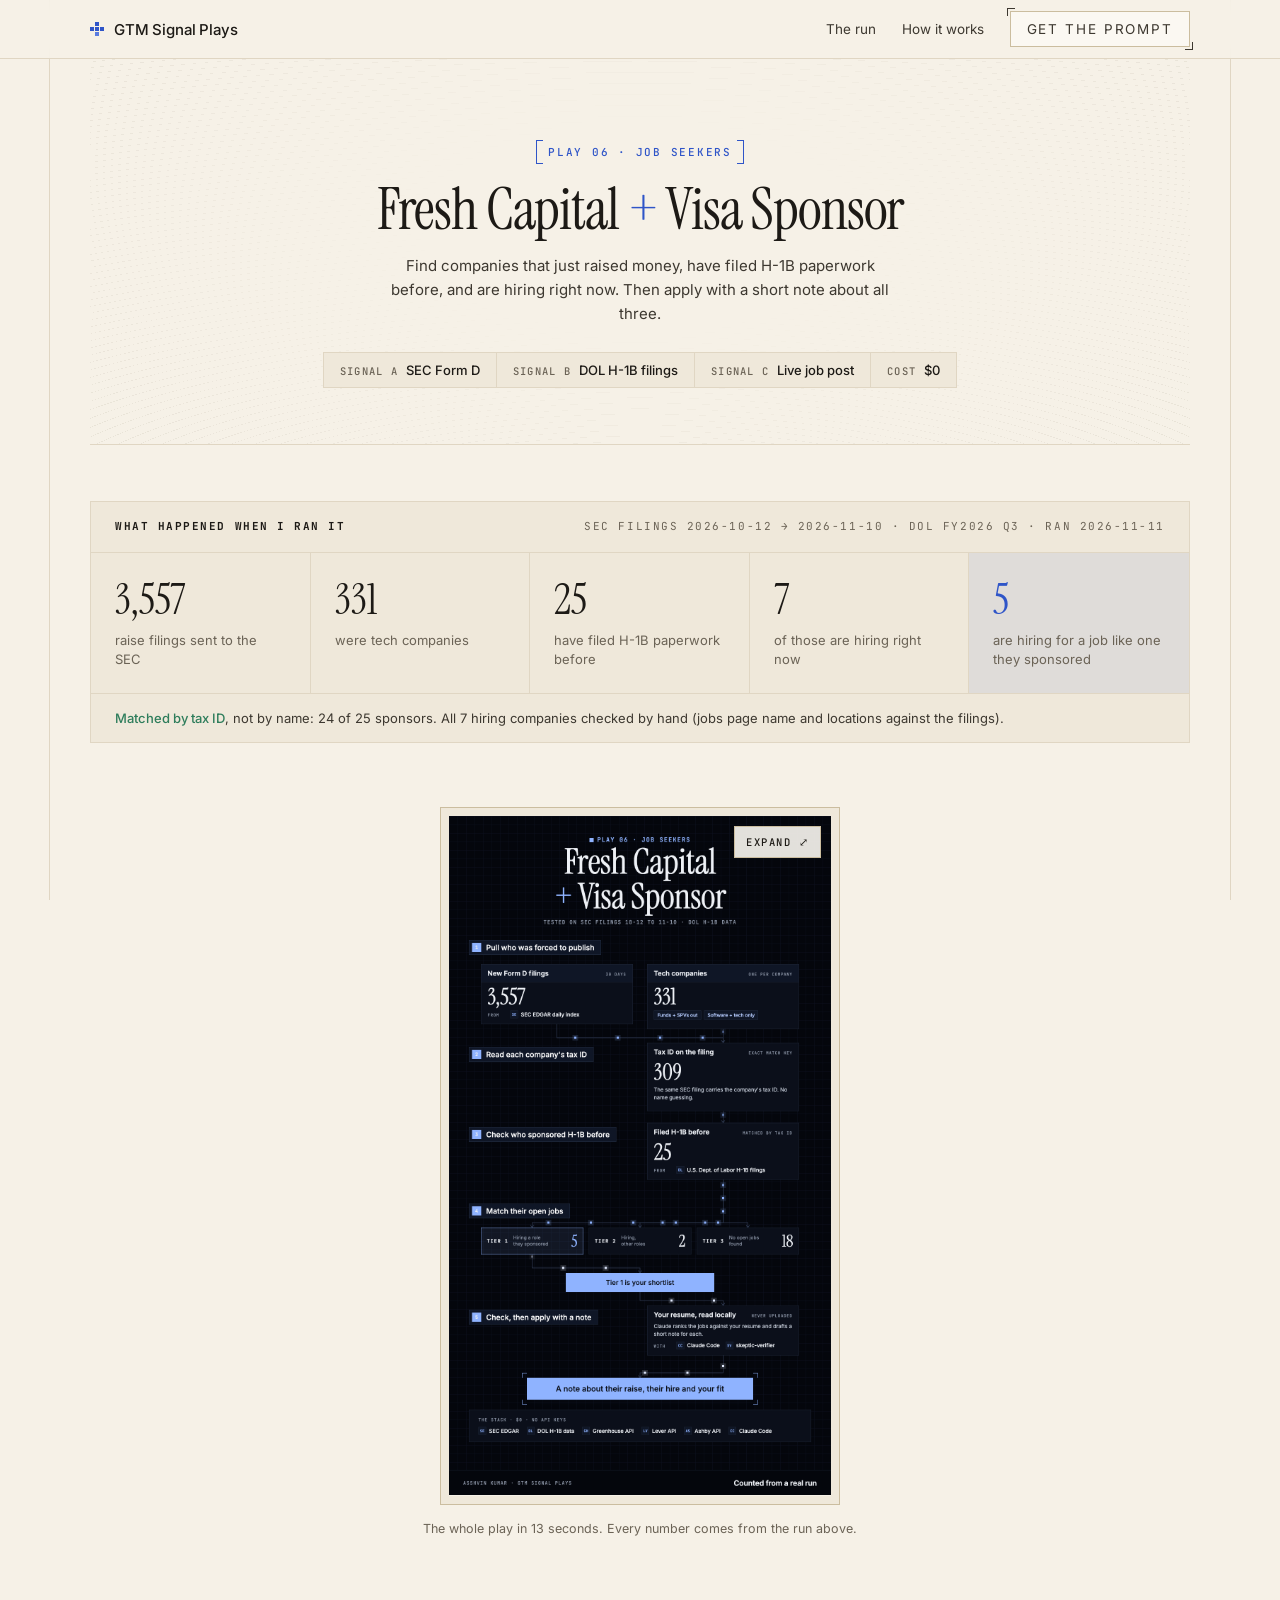
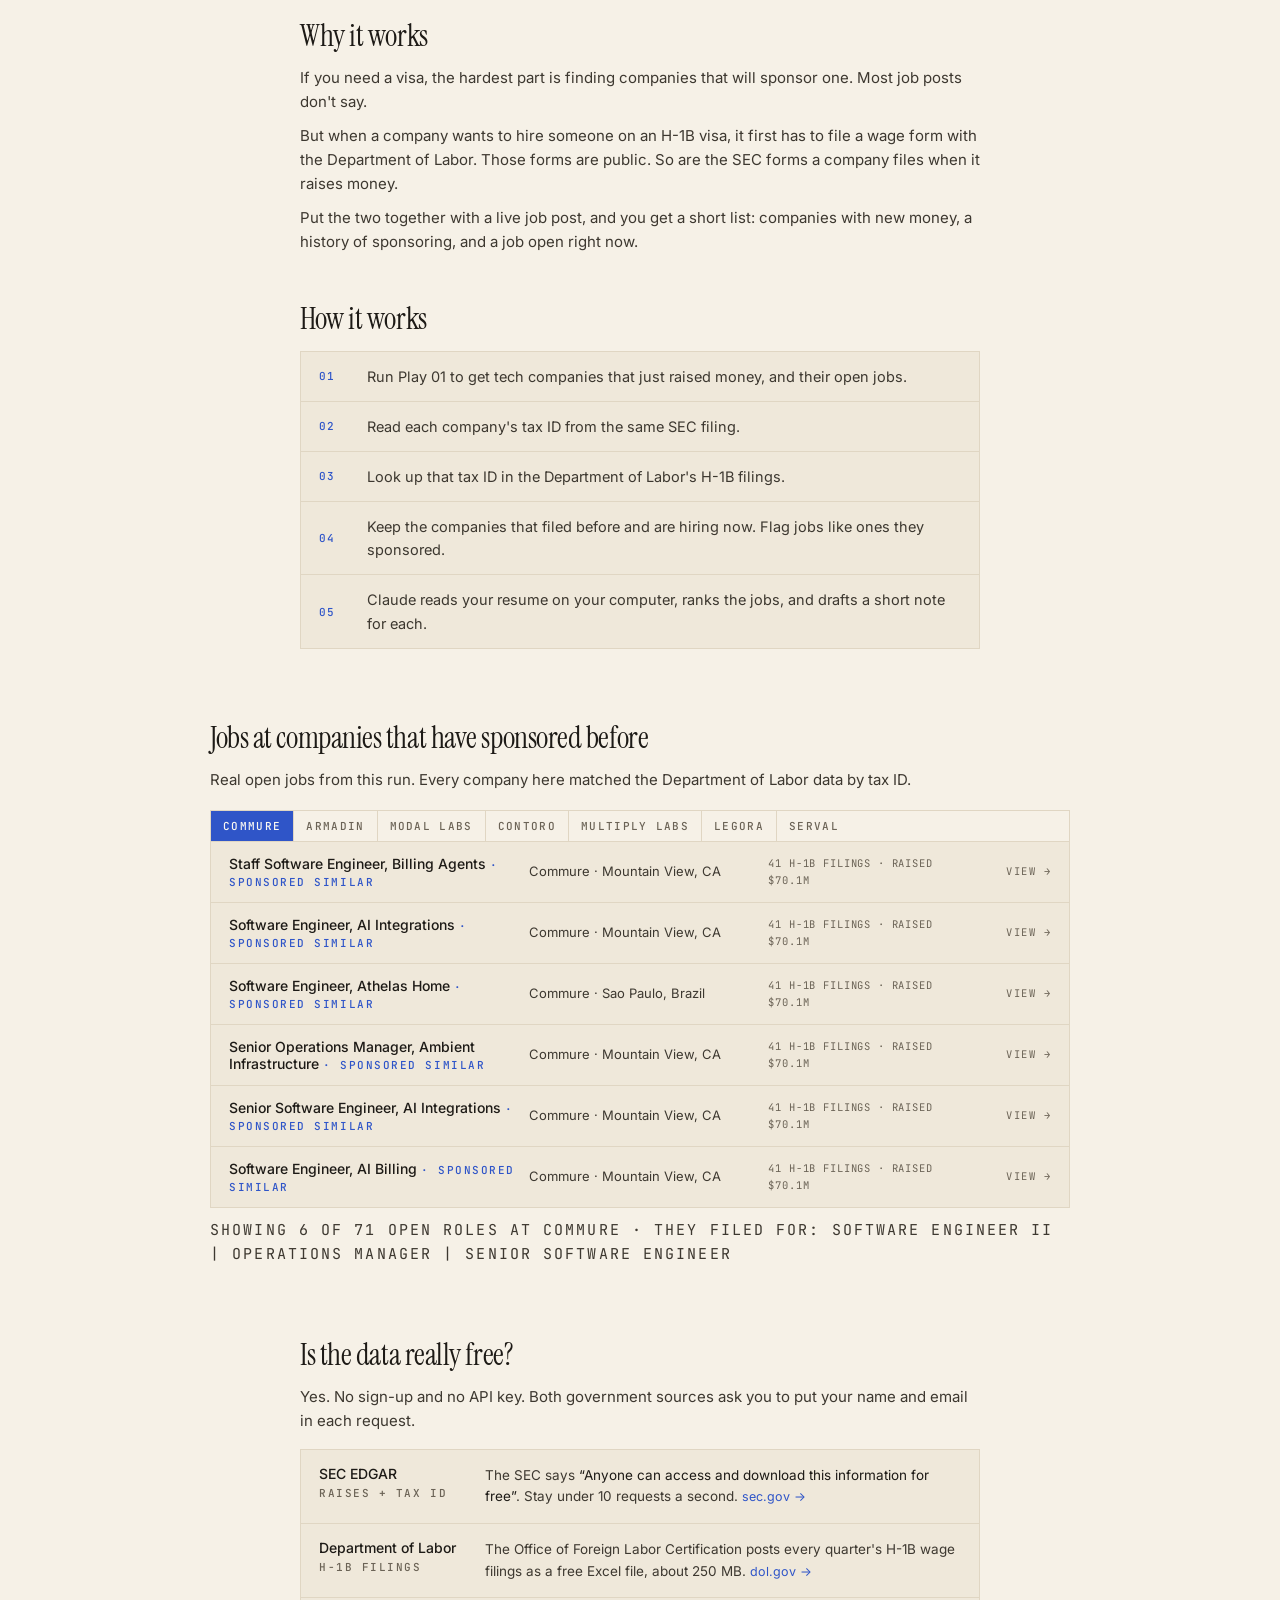
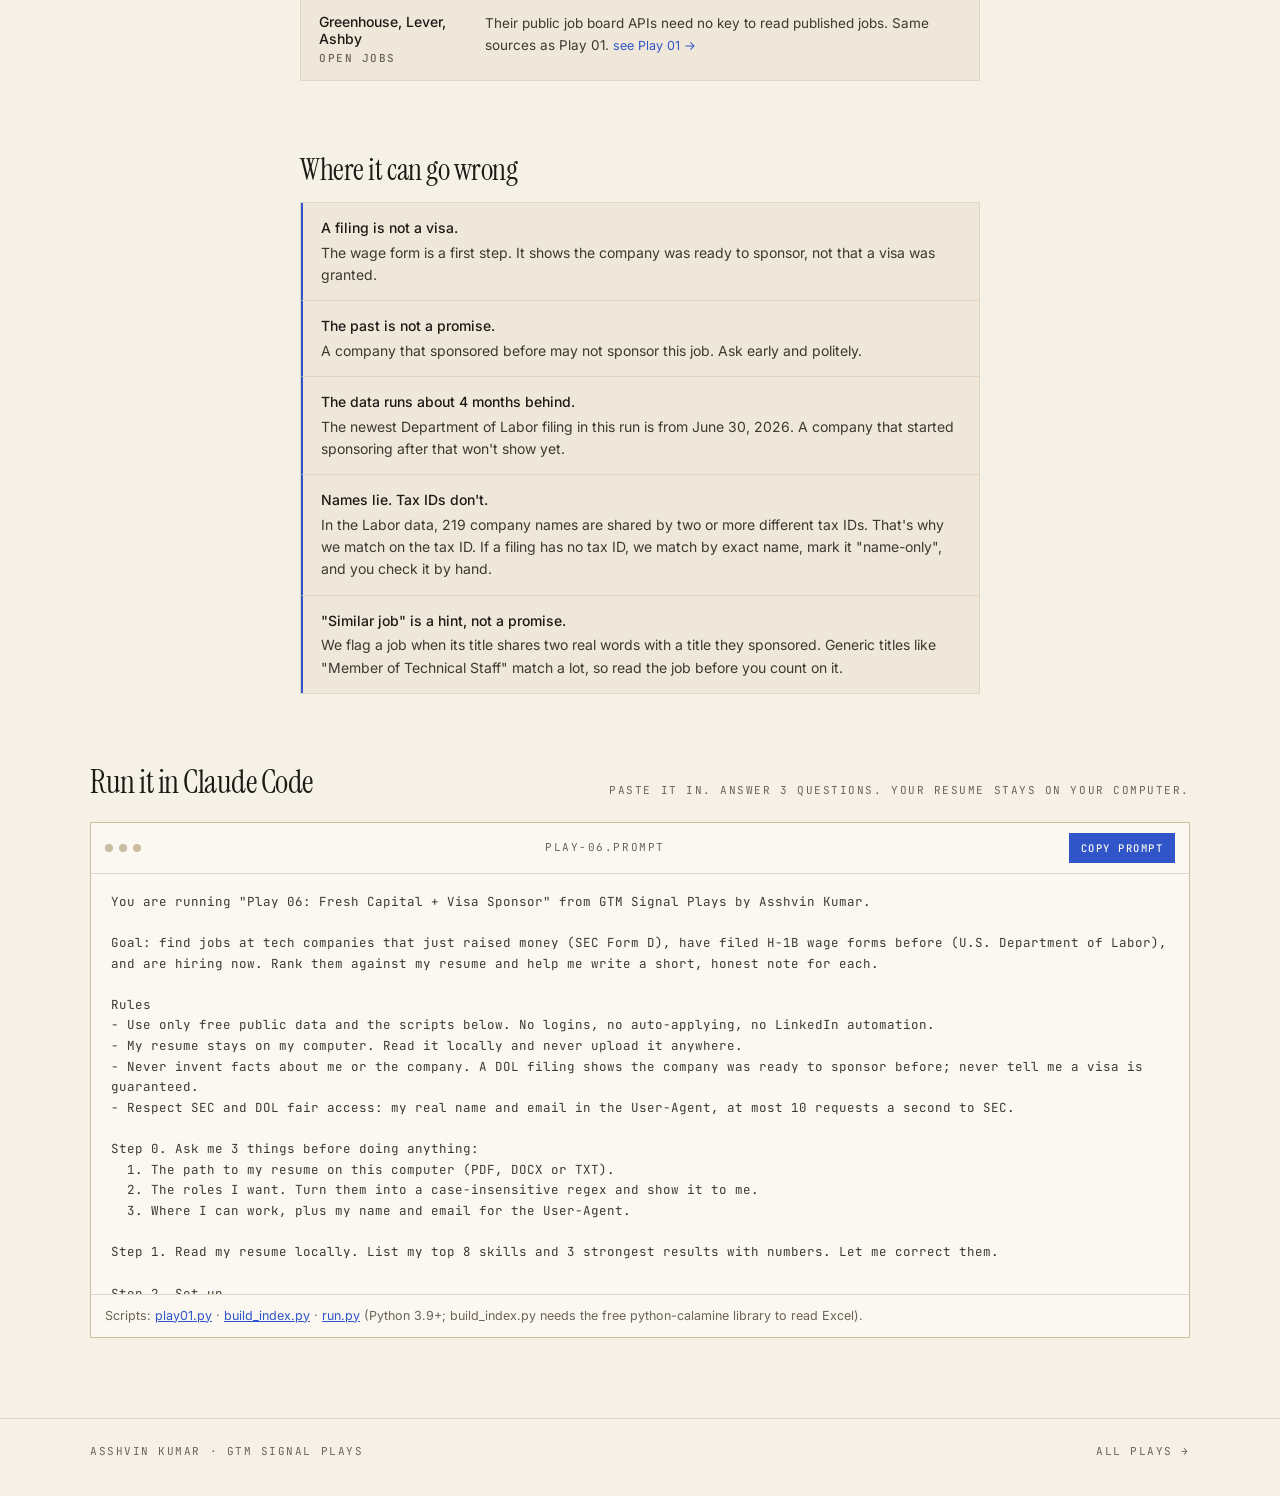
<file: plays/06-fresh-capital-visa-sponsor/index.html>
<!doctype html>
<html lang="en">
<head>
<meta charset="utf-8">
<!-- Google Tag Manager -->
<script>(function(w,d,s,l,i){w[l]=w[l]||[];w[l].push({'gtm.start':
new Date().getTime(),event:'gtm.js'});var f=d.getElementsByTagName(s)[0],
j=d.createElement(s),dl=l!='dataLayer'?'&l='+l:'';j.async=true;j.src=
'https://www.googletagmanager.com/gtm.js?id='+i+dl;f.parentNode.insertBefore(j,f);
})(window,document,'script','dataLayer','GTM-PZ93NR5M');</script>
<!-- End Google Tag Manager -->
<meta name="viewport" content="width=device-width, initial-scale=1">
<title>Fresh Capital + Visa Sponsor · GTM Signal Plays</title>
<meta name="description" content="Play 06 for job seekers: companies that just raised money, have filed H-1B paperwork before, and are hiring now. Free SEC and Department of Labor data, one Claude Code prompt.">
<link rel="preconnect" href="https://fonts.googleapis.com">
<link rel="preconnect" href="https://fonts.gstatic.com" crossorigin>
<link href="https://fonts.googleapis.com/css2?family=Instrument+Serif:ital@0;1&family=Inter:wght@400;500;600&family=JetBrains+Mono:wght@500;600&display=swap" rel="stylesheet">
<link rel="stylesheet" href="../../assets/site.css">
</head>
<body>
<!-- Google Tag Manager (noscript) -->
<noscript><iframe src="https://www.googletagmanager.com/ns.html?id=GTM-PZ93NR5M"
height="0" width="0" style="display:none;visibility:hidden"></iframe></noscript>
<!-- End Google Tag Manager (noscript) -->
<header class="nav">
  <div class="wrap">
    <a class="brand" href="../../"><i></i>GTM Signal Plays</a>
    <nav aria-label="Main navigation"><a href="#receipt">The run</a><a href="#how">How it works</a><a class="cta brackets" href="#prompt">Get the prompt</a></nav>
  </div>
</header>

<main class="wrap">
  <section class="play-head" aria-labelledby="play-title">
    <span class="bracket-tag rise">PLAY 06 · JOB SEEKERS</span>
    <h1 id="play-title" class="rise d1">Fresh Capital <em>+</em> Visa Sponsor</h1>
    <p class="lede rise d2">Find companies that just raised money, have filed H-1B paperwork before, and are hiring right now. Then apply with a short note about all three.</p>
    <div class="facts rise d3">
      <span><b>SIGNAL A</b>SEC Form D</span>
      <span><b>SIGNAL B</b>DOL H-1B filings</span>
      <span><b>SIGNAL C</b>Live job post</span>
      <span><b>COST</b>$0</span>
    </div>
  </section>

  <section class="receipt2" id="receipt" aria-labelledby="receipt-title">
    <header>
      <h2 id="receipt-title" class="mono">What happened when I ran it</h2>
      <span class="mono" data-r="window_label">Window</span>
    </header>
    <div class="steps-row">
      <div><strong data-r="form_d_new">3,557</strong><span>raise filings sent to the SEC</span></div>
      <div><strong data-r="tech">331</strong><span>were tech companies</span></div>
      <div><strong data-r="sponsors">25</strong><span>have filed H-1B paperwork before</span></div>
      <div><strong data-r="hiring">7</strong><span>of those are hiring right now</span></div>
      <div><strong data-r="tier1">5</strong><span>are hiring for a job like one they sponsored</span></div>
    </div>
    <footer id="receipt-foot"><b>Matched by tax ID</b>, not by name: 24 of 25 sponsors. All 7 hiring companies checked by hand (jobs page name and locations against the filings).</footer>
  </section>

  <figure class="stage" aria-label="Animated diagram of the play">
    <div class="stage-frame">
      <video id="clip" src="graphic.mp4?v=2" poster="poster.png?v=2" autoplay muted loop playsinline width="1080" height="1920"></video>
      <button class="expand" id="expand" type="button" aria-haspopup="dialog">Expand ⤢</button>
    </div>
    <figcaption>The whole play in 13 seconds. Every number comes from the run above.</figcaption>
  </figure>

  <dialog class="lightbox" id="lightbox" aria-label="Diagram, full size">
    <div class="lightbox-bar"><span class="mono">Play 06 · full size · scroll to read</span><button class="close" id="close" type="button">Close ✕</button></div>
    <div class="lightbox-inner"><video src="graphic.mp4?v=2" poster="poster.png?v=2" muted loop playsinline width="1080" height="1920"></video></div>
  </dialog>

  <section class="simple" id="how" aria-labelledby="why-title">
    <h2 id="why-title">Why it works</h2>
    <p>If you need a visa, the hardest part is finding companies that will sponsor one. Most job posts don't say.</p>
    <p>But when a company wants to hire someone on an H-1B visa, it first has to file a wage form with the Department of Labor. Those forms are public. So are the SEC forms a company files when it raises money.</p>
    <p>Put the two together with a live job post, and you get a short list: companies with new money, a history of sponsoring, and a job open right now.</p>

    <h2 style="margin-top:48px">How it works</h2>
    <ol class="plain-steps">
      <li>Run Play 01 to get tech companies that just raised money, and their open jobs.</li>
      <li>Read each company's tax ID from the same SEC filing.</li>
      <li>Look up that tax ID in the Department of Labor's H-1B filings.</li>
      <li>Keep the companies that filed before and are hiring now. Flag jobs like ones they sponsored.</li>
      <li>Claude reads your resume on your computer, ranks the jobs, and drafts a short note for each.</li>
    </ol>
  </section>

  <section class="simple wide" id="roles" aria-labelledby="roles-title">
    <h2 id="roles-title">Jobs at companies that have sponsored before</h2>
    <p id="roles-intro">Real open jobs from this run. Every company here matched the Department of Labor data by tax ID.</p>
    <div class="filters role-filters" role="group" aria-label="Filter companies"></div>
    <div class="roles" id="roles-list"></div>
    <p class="roles-note mono" id="roles-note"></p>
  </section>

  <section class="simple" aria-labelledby="free-title">
    <h2 id="free-title">Is the data really free?</h2>
    <p>Yes. No sign-up and no API key. Both government sources ask you to put your name and email in each request.</p>
    <div class="proof">
      <article><h3>SEC EDGAR<small class="mono">raises + tax ID</small></h3>
        <p>The SEC says <q>Anyone can access and download this information for free</q>. Stay under 10 requests a second. <a href="https://www.sec.gov/os/accessing-edgar-data" rel="noopener">sec.gov →</a></p></article>
      <article><h3>Department of Labor<small class="mono">H-1B filings</small></h3>
        <p>The Office of Foreign Labor Certification posts every quarter's H-1B wage filings as a free Excel file, about 250 MB. <a href="https://www.dol.gov/agencies/eta/foreign-labor/performance" rel="noopener">dol.gov →</a></p></article>
      <article><h3>Greenhouse, Lever, Ashby<small class="mono">open jobs</small></h3>
        <p>Their public job board APIs need no key to read published jobs. Same sources as Play 01. <a href="../01-fresh-capital-open-role/#how" rel="noopener">see Play 01 →</a></p></article>
    </div>
  </section>

  <section class="simple" aria-labelledby="oops-title">
    <h2 id="oops-title">Where it can go wrong</h2>
    <div class="oops">
      <div><b>A filing is not a visa.</b>The wage form is a first step. It shows the company was ready to sponsor, not that a visa was granted.</div>
      <div><b>The past is not a promise.</b>A company that sponsored before may not sponsor this job. Ask early and politely.</div>
      <div><b>The data runs about 4 months behind.</b>The newest Department of Labor filing in this run is from June 30, 2026. A company that started sponsoring after that won't show yet.</div>
      <div><b>Names lie. Tax IDs don't.</b>In the Labor data, 219 company names are shared by two or more different tax IDs. That's why we match on the tax ID. If a filing has no tax ID, we match by exact name, mark it "name-only", and you check it by hand.</div>
      <div><b>"Similar job" is a hint, not a promise.</b>We flag a job when its title shares two real words with a title they sponsored. Generic titles like "Member of Technical Staff" match a lot, so read the job before you count on it.</div>
    </div>
  </section>

  <section id="prompt" aria-labelledby="prompt-title">
    <div class="sec-head"><h2 id="prompt-title" style="font:400 32px/1.05 var(--serif)">Run it in Claude Code</h2>
      <p class="mono">Paste it in. Answer 3 questions. Your resume stays on your computer.</p></div>
    <div class="prompt">
      <div class="prompt-head"><div class="dots" aria-hidden="true"><i></i><i></i><i></i></div><span class="mono">play-06.prompt</span>
        <button class="copy" id="copy" type="button">Copy prompt</button></div>
<pre id="prompt-text">You are running "Play 06: Fresh Capital + Visa Sponsor" from GTM Signal Plays by Asshvin Kumar.

Goal: find jobs at tech companies that just raised money (SEC Form D), have filed H-1B wage forms before (U.S. Department of Labor), and are hiring now. Rank them against my resume and help me write a short, honest note for each.

Rules
- Use only free public data and the scripts below. No logins, no auto-applying, no LinkedIn automation.
- My resume stays on my computer. Read it locally and never upload it anywhere.
- Never invent facts about me or the company. A DOL filing shows the company was ready to sponsor before; never tell me a visa is guaranteed.
- Respect SEC and DOL fair access: my real name and email in the User-Agent, at most 10 requests a second to SEC.

Step 0. Ask me 3 things before doing anything:
  1. The path to my resume on this computer (PDF, DOCX or TXT).
  2. The roles I want. Turn them into a case-insensitive regex and show it to me.
  3. Where I can work, plus my name and email for the User-Agent.

Step 1. Read my resume locally. List my top 8 skills and 3 strongest results with numbers. Let me correct them.

Step 2. Set up
  mkdir -p play-06 &amp;&amp; cd play-06 &amp;&amp; mkdir -p data
  curl -fsSL __PLAY01_URL__ -o play01.py
  curl -fsSL __BUILD_URL__ -o build_index.py
  curl -fsSL __RUN06_URL__ -o run.py
  Read all three scripts. Tell me in 5 bullets what they do and which URLs they call.

Step 3. Get the data
  SEC_USER_AGENT="&lt;name&gt; &lt;email&gt;" python3 play01.py --days 30 --out out/play01
  (about 15 to 20 minutes; it respects SEC's rate limit)
  Find the newest "LCA_Disclosure_Data" Excel file on https://www.dol.gov/agencies/eta/foreign-labor/performance and download it to data/ with curl -fL -A "&lt;name&gt; &lt;email&gt;".
  uv run --with python-calamine python build_index.py data/&lt;that file&gt;.xlsx
  (if uv is missing: pip install python-calamine, then python3 build_index.py ...)

Step 4. Join
  SEC_USER_AGENT="&lt;name&gt; &lt;email&gt;" python3 run.py --play01 out/play01 --roles "&lt;regex from step 0&gt;"
  Show me summary.json in plain words.

Step 5. Filter, check and rank
  Keep roles that match my locations. For any "name-only" match, check the company by hand and drop it if unsure.
  Rank by fit with my resume, and put roles marked similar_title_sponsored=yes higher. Show the top 10 as a table: role, company, location, raised, H-1B filings, similar role sponsored, fit 1-5, one-line why, link.

Step 6. For my top 5, write notes.md:
  - Why this company, now: the raise, the open role, and that they have filed H-1B paperwork before (with the count).
  - The 2 parts of my resume that best match the job, quoted from my resume.
  - A 70-word note to the hiring manager. Open with their news, not with me. Ask about sponsorship plainly in one line.

Step 7. Hand over shortlist.csv and notes.md. Do not apply or send anything. I do that myself.</pre>
      <div class="prompt-foot">Scripts: <a href="../01-fresh-capital-open-role/run.py" download>play01.py</a> · <a href="build_index.py" download>build_index.py</a> · <a href="run.py" download>run.py</a> (Python 3.9+; build_index.py needs the free python-calamine library to read Excel).</div>
    </div>
  </section>
</main>

<footer class="site">
  <div class="wrap"><span class="mono">Asshvin Kumar · GTM Signal Plays</span><span class="mono"><a href="../../" style="text-decoration:none">All plays →</a></span></div>
</footer>

<script id="receipt-data" type="application/json">{"window": "2026-10-12 to 2026-11-10", "dol": "FY2026 Q3", "run_at": "2026-11-11T18:13:02", "form_d_new": 3557, "tech": 331, "sponsors": 25, "by_ein": 24, "hiring": 7, "tier1": 5}</script>
<script id="roles-data" type="application/json">{"companies": {"Commure": {"h1b": 41, "raised": 70089315, "open": 71, "titles": "Software Engineer II | Operations Manager | Senior Software Engineer", "match": "EIN", "roles": [{"t": "Staff Software Engineer, Billing Agents", "l": "Mountain View, CA", "u": "https://jobs.ashbyhq.com/Commure/260bc248-ed7d-4d10-bcc5-158139231a38", "s": true}, {"t": "Software Engineer, AI Integrations", "l": "Mountain View, CA", "u": "https://jobs.ashbyhq.com/Commure/39e07152-a3d2-47c0-8c5b-36e8b3a6cdf5", "s": true}, {"t": "Software Engineer, Athelas Home", "l": "Sao Paulo, Brazil", "u": "https://jobs.ashbyhq.com/Commure/6a421e56-45ee-4ef9-9d6d-6454b3bcb3e7", "s": true}, {"t": "Senior Operations Manager, Ambient Infrastructure", "l": "Mountain View, CA", "u": "https://jobs.ashbyhq.com/Commure/b2533ad5-9df9-4e46-a184-1445f526af4c", "s": true}, {"t": "Senior Software Engineer, AI Integrations", "l": "Mountain View, CA", "u": "https://jobs.ashbyhq.com/Commure/ee0220cc-ecec-413f-a22a-4d4d229683de", "s": true}, {"t": "Software Engineer, AI Billing", "l": "Mountain View, CA", "u": "https://jobs.ashbyhq.com/Commure/727c0ce9-7d3b-43fe-8d00-05255f094db5", "s": true}]}, "Armadin": {"h1b": 11, "raised": 264999494, "open": 25, "titles": "Software Engineer | Software Engineer (DevOps, Infrastructure & Automation) | Senior Software Engineer", "match": "EIN", "roles": [{"t": "Inside Sales Representative - Central", "l": "Palo Alto", "u": "https://jobs.ashbyhq.com/armadin/bed26153-8b23-4de0-9ec8-693e0326257c", "s": false}, {"t": "Inside Sales Representative - Palo Alto", "l": "Palo Alto", "u": "https://jobs.ashbyhq.com/armadin/2c4fd030-0a8f-4ed5-834d-e9de45e2b2b9", "s": false}, {"t": "Inside Sales Representative - Washington, DC", "l": "Washington, DC", "u": "https://jobs.ashbyhq.com/armadin/f82c9ba4-3113-4f9c-a7ab-530c14c67b4e", "s": false}, {"t": "Managing Principal, Red Team Operator", "l": "Palo Alto", "u": "https://jobs.ashbyhq.com/armadin/906e5350-1f80-453d-a7a6-0c9c697ea15e", "s": false}, {"t": "Member of Technical Staff - Research", "l": "Palo Alto", "u": "https://jobs.ashbyhq.com/armadin/241e4cb9-f99d-444c-a0f2-66cb39ac45bb", "s": false}, {"t": "Regional Sales Manager | Los Angeles", "l": "Remote", "u": "https://jobs.ashbyhq.com/armadin/6fe8f6f3-7eb8-44b2-8f45-8a0fc99fb8de", "s": false}]}, "Modal Labs": {"h1b": 8, "raised": 601892375, "open": 44, "titles": "Member of Technical Staff | Security Engineer | Member of Design Staff", "match": "EIN", "roles": [{"t": "Member of Technical Staff - Systems", "l": "New York", "u": "https://jobs.ashbyhq.com/modal/9b33ebe7-e829-4f03-97ba-5c94dbd7daf6", "s": true}, {"t": "Forward Deployed Engineer - ML", "l": "New York", "u": "https://jobs.ashbyhq.com/modal/9fadb51f-ce11-41b1-84d5-470e66cc8ee9", "s": true}, {"t": "Member of Technical Staff - ML Performance", "l": "New York", "u": "https://jobs.ashbyhq.com/modal/af17da5e-23ca-4802-854d-5f0546e1ed32", "s": true}, {"t": "Member of Technical Staff - SDK", "l": "San Francisco", "u": "https://jobs.ashbyhq.com/modal/265d6127-dd34-433b-819a-1f935572c7d8", "s": true}, {"t": "Forward Deployed Engineer - Systems", "l": "New York", "u": "https://jobs.ashbyhq.com/modal/cbbbee50-3d3b-4873-8ae8-ff4b885b8e54", "s": true}, {"t": "Member of Design Staff - Brand", "l": "New York", "u": "https://jobs.ashbyhq.com/modal/23311dfd-2a80-40dc-a41c-1ff7202e15a2", "s": true}]}, "Contoro": {"h1b": 7, "raised": 10999943, "open": 10, "titles": "Director of Product and Systems Engineering | Robotics Engineer, Perception | Director of Business Operations and Strategy", "match": "EIN", "roles": [{"t": "Jr./Sr.  level Robotics Engineer, Perception", "l": "Austin, TX", "u": "https://jobs.ashbyhq.com/contoro/5ebaad34-0141-4f91-ad22-68311e58eec0", "s": true}, {"t": "Robotics Engineer Intern - Test & Validation (Fall 2026)", "l": "Austin, TX", "u": "https://jobs.ashbyhq.com/contoro/cf7c8043-8fbe-4c7e-b91f-ee6db2a616c5", "s": true}, {"t": "Robotics Test & Validation Intern (Test Team)", "l": "Austin, TX", "u": "https://jobs.ashbyhq.com/contoro/7de98745-6a26-4a96-b82c-0cecf4900eb1", "s": true}, {"t": "Sr. Robotics Engineer, Motion Planning", "l": "Austin, TX", "u": "https://jobs.ashbyhq.com/contoro/ad34a874-deb3-4bc0-959b-87650ac1a219", "s": true}, {"t": "Talent Acquisition Specialist", "l": "Austin, TX", "u": "https://jobs.ashbyhq.com/contoro/d5d8dacd-af71-479d-b103-6f0471f47525", "s": false}, {"t": "Business Development Manager", "l": "Buena Park, CA", "u": "https://jobs.ashbyhq.com/contoro/5fbb4778-6b11-4bf8-82f7-650bd7edfe83", "s": false}]}, "Multiply Labs": {"h1b": 4, "raised": 52250260, "open": 14, "titles": "Senior Mechanical Engineer | Robotics Field Engineer | Advanced Software Engineer", "match": "EIN", "roles": [{"t": "Robotics Engineer", "l": "Milan/Pavia/Turin", "u": "https://jobs.lever.co/multiplylabs/085e47ce-44eb-4103-8977-e83a034281a2", "s": true}, {"t": "Robotics HW Engineer", "l": "San Francisco", "u": "https://jobs.lever.co/multiplylabs/04ae7064-39cc-421f-beee-41b7f9266c27", "s": true}, {"t": "Senior / Staff Robotics Research Scientist - Dexterous & Mobile Manipulation", "l": "San Francisco", "u": "https://jobs.lever.co/multiplylabs/0aef7837-c7d7-4dad-a090-b42d54de0ec3", "s": true}, {"t": "Staff Software Engineer, Infrastructure", "l": "San Francisco", "u": "https://jobs.lever.co/multiplylabs/a184518b-cbbc-474d-a758-d46fa2587fa9", "s": true}, {"t": "Head of Product", "l": "San Francisco", "u": "https://jobs.lever.co/multiplylabs/7117520e-6a09-4321-9dcc-b2d1e7708f2e", "s": false}, {"t": "Marketing & Communications Manager", "l": "San Francisco", "u": "https://jobs.lever.co/multiplylabs/a1e4436a-2691-4d2a-bb7f-22bc9de175bd", "s": false}]}, "Legora": {"h1b": 1, "raised": 220820026, "open": 329, "titles": "Strategic Programs Manager", "match": "EIN", "roles": [{"t": "Strategic Programs Manager", "l": "New York City", "u": "https://jobs.ashbyhq.com/legora/776af495-52b1-4071-950e-83dbfb84773c", "s": true}, {"t": "Strategic Programs Manager", "l": "London", "u": "https://jobs.ashbyhq.com/legora/1c641ba1-a7eb-47e2-bb8a-7b40b0b91f98", "s": true}, {"t": "Strategic Programs Manager", "l": "Stockholm HQ", "u": "https://jobs.ashbyhq.com/legora/cbc6456a-d4a6-4bc4-99c5-9169de5f9260", "s": true}, {"t": "Engagement Manager - Scaled Accounts", "l": "San Francisco", "u": "https://jobs.ashbyhq.com/legora/865eeaeb-4750-4a5e-818c-413fc2499785", "s": false}, {"t": "GTM Manager - Public Sector", "l": "Sydney", "u": "https://jobs.ashbyhq.com/legora/8fa7b485-0429-470c-90d0-671ba14aed9a", "s": false}, {"t": "People Advisor", "l": "Stockholm HQ", "u": "https://jobs.ashbyhq.com/legora/4dcae997-183b-408c-b701-1390f86a27c8", "s": false}]}, "Serval": {"h1b": 1, "raised": 149212926, "open": 69, "titles": "Founding Product Designer", "match": "EIN", "roles": [{"t": "GTM Recruiter", "l": "San Francisco", "u": "https://jobs.ashbyhq.com/Serval/91274bc2-d730-40b3-b52b-32ccfe602416", "s": false}, {"t": "Deployment Leadership", "l": "San Francisco", "u": "https://jobs.ashbyhq.com/Serval/9e529850-07ca-4317-817e-21630f63192e", "s": false}, {"t": "Software Engineer, Frontend", "l": "San Francisco", "u": "https://jobs.ashbyhq.com/Serval/a6cb109f-143d-4b46-b77a-1f1cb622a62b", "s": false}, {"t": "Software Engineer, Backend", "l": "San Francisco", "u": "https://jobs.ashbyhq.com/Serval/7928f65b-538e-422f-8c82-cf69910411cc", "s": false}, {"t": "Product Marketing Lead", "l": "San Francisco", "u": "https://jobs.ashbyhq.com/Serval/204d22ce-8b83-4c56-9810-b40dcbcc9ca2", "s": false}, {"t": "Software Engineer, Agent Systems", "l": "San Francisco", "u": "https://jobs.ashbyhq.com/Serval/2bfaede4-22b2-43b2-a14c-f45e5f398624", "s": false}]}}}</script>
<script>
  const R = JSON.parse(document.getElementById('receipt-data').textContent);
  if (R.window) document.querySelector('[data-r="window_label"]').textContent =
    'SEC filings ' + R.window.replace(' to ', ' → ') + ' · DOL ' + R.dol + ' · ran ' + R.run_at.slice(0, 10);
  const reduce = window.matchMedia('(prefers-reduced-motion: reduce)').matches;
  const counters = [...document.querySelectorAll('.steps-row [data-r]')];
  const countUp = () => counters.forEach((el) => {
    const target = R[el.dataset.r] || 0;
    if (reduce) { el.textContent = target.toLocaleString('en-US'); return; }
    const t0 = performance.now();
    const tick = (now) => { const p = Math.min(1, (now - t0) / 1200), e = 1 - Math.pow(1 - p, 3);
      el.textContent = Math.round(target * e).toLocaleString('en-US'); if (p < 1) requestAnimationFrame(tick); };
    requestAnimationFrame(tick);
  });
  new IntersectionObserver((entries, obs) => { if (entries.some((e) => e.isIntersecting)) { countUp(); obs.disconnect(); } },
    { threshold: 0.4 }).observe(document.getElementById('receipt'));

  const box = document.getElementById('lightbox'), bigVideo = box.querySelector('video');
  const openBox = () => { box.showModal(); box.scrollTop = 0; bigVideo.currentTime = 0; bigVideo.play(); };
  document.getElementById('expand').addEventListener('click', openBox);
  document.getElementById('clip').addEventListener('click', openBox);
  document.getElementById('close').addEventListener('click', () => { bigVideo.pause(); box.close(); });
  box.addEventListener('close', () => bigVideo.pause());

  const RD = JSON.parse(document.getElementById('roles-data').textContent);
  const list = document.getElementById('roles-list'), bar = document.querySelector('.role-filters');
  const esc = (t) => String(t).replace(/[&<>"]/g, (c) => ({ '&': '&amp;', '<': '&lt;', '>': '&gt;', '"': '&quot;' }[c]));
  const money = (n) => n == null ? 'amount not filed' : '$' + (n >= 1e6 ? (n / 1e6).toFixed(n >= 1e8 ? 0 : 1) + 'M' : Math.round(n / 1e3) + 'K');
  const draw = (c) => {
    const rows = RD.companies[c];
    list.innerHTML = rows.roles.map((r) => `<a class="role" href="${esc(r.u)}" target="_blank" rel="noopener">
      <span class="role-t">${esc(r.t)}${r.s ? ' <span class="mono" style="color:var(--accent)">· sponsored similar</span>' : ''}</span>
      <span class="role-c">${esc(c)} · ${esc(r.l)}</span>
      <span class="role-m mono">${rows.h1b} H-1B filings · raised ${money(rows.raised)}</span><span class="role-go mono">View →</span></a>`).join('');
    document.getElementById('roles-note').textContent = 'Showing ' + rows.roles.length + ' of ' + rows.open + ' open roles at ' + c +
      (rows.titles ? ' · they filed for: ' + rows.titles : '');
    bar.querySelectorAll('.filter').forEach((x) => x.setAttribute('aria-pressed', String(x.dataset.c === c)));
  };
  if (RD.companies) {
    Object.keys(RD.companies).forEach((c) => { const b = document.createElement('button'); b.className = 'filter'; b.dataset.c = c;
      b.textContent = c; b.addEventListener('click', () => draw(c)); bar.appendChild(b); });
    draw(Object.keys(RD.companies)[0]);
  }

  const pre = document.getElementById('prompt-text');
  pre.textContent = pre.textContent.replace('__PLAY01_URL__', new URL('../01-fresh-capital-open-role/run.py', location.href).href)
    .replace('__BUILD_URL__', new URL('build_index.py', location.href).href).replace('__RUN06_URL__', new URL('run.py', location.href).href);
  const btn = document.getElementById('copy');
  btn.addEventListener('click', async () => {
    try { await navigator.clipboard.writeText(pre.textContent); btn.textContent = 'Copied'; }
    catch (err) { const range = document.createRange(); range.selectNodeContents(pre);
      const sel = getSelection(); sel.removeAllRanges(); sel.addRange(range); btn.textContent = 'Press Ctrl/Cmd + C'; }
    setTimeout(() => { btn.textContent = 'Copy prompt'; }, 2000);
  });
</script>
<script src="../../assets/track.js" defer></script>
</body>
</html>
</file>
<file: assets/site.css>
/* GTM Signal Plays · Asshvin Kumar
   Warm paper system: framed column, thin borders, serif + light-blue accent, mono labels, bracket corners. */
:root {
  --bg: #f6f1e7; --bg-2: #efe8da; --panel: #fbf8f2; --panel-2: #f2ecdf;
  --line: #e0d6c3; --line-2: #cbbd9f;
  --ink: #1d1a16; --ink-2: #3d3830; --muted: #6b6356; --dim: #8f8574;
  --accent: #2f55c8; --accent-2: #5a7ce0; --accent-ink: #fbf8f2; --accent-soft: rgba(47,85,200,.08);
  --ok: #2e7d5b;
  --serif: 'Instrument Serif', Georgia, serif;
  --sans: Inter, system-ui, -apple-system, sans-serif;
  --mono: 'JetBrains Mono', ui-monospace, Menlo, monospace;
  --ease: cubic-bezier(.16, 1, .3, 1);
  --frame: 1180px;
}
* { box-sizing: border-box; margin: 0; padding: 0; }
html { -webkit-text-size-adjust: 100%; scroll-behavior: smooth; }
body { background: var(--bg); color: var(--ink); font: 400 14.5px/1.6 var(--sans); -webkit-font-smoothing: antialiased; }
/* framed center column, like a page ruler */
body::before { content: ""; position: fixed; inset: 0; max-width: var(--frame); margin: 0 auto; pointer-events: none; z-index: 0;
  border-left: 1px solid var(--line); border-right: 1px solid var(--line); }
main, header, footer { position: relative; z-index: 1; }
a { color: inherit; }
img, video { display: block; max-width: 100%; }
.wrap { max-width: var(--frame); margin: 0 auto; padding: 0 40px; }
.mono { font-family: var(--mono); letter-spacing: .14em; text-transform: uppercase; font-size: 11px; color: var(--muted); }

/* corner brackets helper */
.brackets { position: relative; }
.brackets::before, .brackets::after { content: ""; position: absolute; width: 7px; height: 7px; border-color: var(--ink-2); border-style: solid; }
.brackets::before { top: -4px; left: -4px; border-width: 1px 0 0 1px; }
.brackets::after { bottom: -4px; right: -4px; border-width: 0 1px 1px 0; }

/* nav */
.nav { position: sticky; top: 0; z-index: 20; background: rgba(246,241,231,.86); backdrop-filter: blur(10px); border-bottom: 1px solid var(--line); }
.nav .wrap { display: flex; align-items: center; justify-content: space-between; height: 58px; }
.brand { display: flex; align-items: center; gap: 10px; text-decoration: none; font: 500 15px var(--sans); letter-spacing: -.01em; }
.brand i { width: 14px; height: 14px; display: grid; grid-template-columns: repeat(3, 1fr); gap: 1px; }
.brand i::before { content: ""; grid-column: 2; width: 4px; height: 4px; background: var(--accent); box-shadow: -5px 5px 0 var(--accent), 0 5px 0 var(--accent), 5px 5px 0 var(--accent), 0 10px 0 var(--accent-2); }
.nav nav { display: flex; align-items: center; gap: 26px; }
.nav nav a { font: 400 13.5px var(--sans); color: var(--ink-2); text-decoration: none; transition: color .2s; }
.nav nav a:hover { color: var(--ink); }
.cta { font: 500 11.5px var(--mono); letter-spacing: .14em; text-transform: uppercase; color: var(--ink); text-decoration: none;
  padding: 9px 16px; border: 1px solid var(--line-2); background: var(--panel); }
.cta:hover { border-color: var(--ink-2); }

/* hero */
.hero { position: relative; padding: 96px 40px 72px; text-align: center; overflow: hidden; border-bottom: 1px solid var(--line); }
.hero::before { content: ""; position: absolute; inset: -40% -10% 0; pointer-events: none; opacity: .9;
  background: repeating-radial-gradient(ellipse 120% 90% at 50% 120%, transparent 0 17px, rgba(80,64,36,.09) 17px 18px);
  -webkit-mask-image: radial-gradient(ellipse at 50% 60%, transparent 18%, #000 70%); mask-image: radial-gradient(ellipse at 50% 60%, transparent 18%, #000 70%); }
.hero > * { position: relative; }
.bracket-tag { display: inline-block; position: relative; padding: 5px 12px; font: 500 11px var(--mono); letter-spacing: .16em; color: var(--accent); text-transform: uppercase; }
.bracket-tag::before, .bracket-tag::after { content: ""; position: absolute; top: 0; bottom: 0; width: 6px; border: 1px solid var(--accent); }
.bracket-tag::before { left: 0; border-right: 0; }
.bracket-tag::after { right: 0; border-left: 0; }
h1.display { font: 400 clamp(38px, 5.2vw, 64px)/1.04 var(--serif); letter-spacing: -.02em; margin: 18px auto 14px; max-width: 760px; }
h1.display em, .play-head h1 em { font-style: normal; color: var(--accent); }
.lede { max-width: 520px; margin: 0 auto; color: var(--ink-2); font-size: 15px; }
.byline { margin-top: 18px; font-size: 13px; color: var(--muted); }
.byline b { color: var(--ink); font-weight: 500; }

/* signal x signal = play: one bordered strip, cells share borders */
.equation { display: grid; grid-template-columns: 1fr 40px 1fr 40px 1fr; border-bottom: 1px solid var(--line); }
.eq-box { padding: 26px 28px; }
.eq-box h3 { font: 500 15px var(--sans); margin: 10px 0 4px; }
.eq-box p { font-size: 13.5px; color: var(--muted); line-height: 1.55; }
.eq-box.play { background: var(--accent-soft); }
.eq-box.play .mono { color: var(--accent); }
.eq-op { display: grid; place-items: center; font: 400 22px var(--serif); color: var(--dim); border-left: 1px solid var(--line); border-right: 1px solid var(--line); }

/* sections */
.sec { padding: 64px 0 80px; }
.sec-head { display: flex; justify-content: space-between; align-items: end; gap: 20px; margin-bottom: 22px; flex-wrap: wrap; }
.sec-head h2 { font: 400 32px/1.05 var(--serif); letter-spacing: -.015em; }
.filters { display: flex; gap: 0; flex-wrap: wrap; border: 1px solid var(--line); }
.filter { font: 500 11px var(--mono); letter-spacing: .12em; text-transform: uppercase; padding: 8px 12px; border: 0; border-right: 1px solid var(--line);
  background: transparent; color: var(--muted); cursor: pointer; transition: color .2s, background .2s; }
.filter:last-child { border-right: 0; }
.filter:hover { color: var(--ink); }
.filter[aria-pressed="true"] { background: var(--accent); color: var(--accent-ink); }
.filter:focus-visible, .copy:focus-visible, .play-card:focus-visible, .expand:focus-visible, .close:focus-visible { outline: 1px solid var(--accent); outline-offset: 3px; }

/* play cards: one bordered grid */
.grid { display: grid; grid-template-columns: repeat(3, 1fr); border-top: 1px solid var(--line); border-left: 1px solid var(--line); }
.play-card { position: relative; display: flex; flex-direction: column; gap: 12px; padding: 24px; min-height: 236px; text-decoration: none;
  border-right: 1px solid var(--line); border-bottom: 1px solid var(--line); background: var(--bg-2); transition: background .3s var(--ease); }
a.play-card:hover { background: var(--panel-2); }
.play-card::before, .play-card::after { content: ""; position: absolute; width: 9px; height: 9px; opacity: 0; border-color: var(--accent); border-style: solid; transition: all .3s var(--ease); }
.play-card::before { top: 14px; left: 14px; border-width: 1px 0 0 1px; }
.play-card::after { bottom: 14px; right: 14px; border-width: 0 1px 1px 0; }
a.play-card:hover::before { opacity: 1; top: 8px; left: 8px; }
a.play-card:hover::after { opacity: 1; bottom: 8px; right: 8px; }
.play-card .top { display: flex; justify-content: space-between; align-items: center; }
.play-card h3 { font: 400 24px/1.1 var(--serif); }
.play-card p { font-size: 13.5px; color: var(--muted); line-height: 1.55; }
.sig { display: flex; gap: 6px; flex-wrap: wrap; align-items: center; }
.sig span { font: 500 10.5px var(--mono); letter-spacing: .1em; text-transform: uppercase; color: var(--ink-2); border: 1px solid var(--line-2); padding: 4px 8px; }
.sig b { font: 400 14px var(--serif); color: var(--dim); }
.card-foot { margin-top: auto; display: flex; justify-content: space-between; align-items: center; padding-top: 14px; border-top: 1px solid var(--line); }
.status { font: 500 10.5px var(--mono); letter-spacing: .12em; text-transform: uppercase; padding: 4px 8px; }
.status.ran { color: var(--accent-ink); background: var(--accent); }
.status.queued { color: var(--muted); border: 1px solid var(--line-2); }
.play-card.queued { background: var(--bg); }
.play-card.queued h3 { color: var(--ink-2); }
.play-card[hidden] { display: none; }

/* play page */
.play-head { position: relative; text-align: center; padding: 80px 40px 56px; overflow: hidden; border-bottom: 1px solid var(--line); }
.play-head::before { content: ""; position: absolute; inset: -40% -10% 0; pointer-events: none;
  background: repeating-radial-gradient(ellipse 120% 90% at 50% 120%, transparent 0 17px, rgba(80,64,36,.08) 17px 18px);
  -webkit-mask-image: radial-gradient(ellipse at 50% 60%, transparent 22%, #000 72%); mask-image: radial-gradient(ellipse at 50% 60%, transparent 22%, #000 72%); }
.play-head > * { position: relative; }
.play-head h1 { font: 400 clamp(34px, 4.6vw, 58px)/1.04 var(--serif); letter-spacing: -.02em; margin: 16px 0 14px; white-space: nowrap; }
.facts { display: inline-flex; flex-wrap: wrap; justify-content: center; margin: 26px auto 0; border: 1px solid var(--line); background: var(--bg-2); }
.facts span { padding: 9px 16px; font: 500 13px var(--sans); border-right: 1px solid var(--line); }
.facts span:last-child { border-right: 0; }
.facts span b { font: 500 10.5px var(--mono); letter-spacing: .12em; color: var(--muted); margin-right: 8px; }

.receipt2 { margin: 56px 0 64px; border: 1px solid var(--line); background: var(--bg-2); }
.receipt2 header { display: flex; justify-content: space-between; align-items: center; gap: 12px; flex-wrap: wrap; padding: 16px 24px; border-bottom: 1px solid var(--line); }
.receipt2 header .mono:first-child { color: var(--ink); }
.steps-row { display: grid; grid-template-columns: repeat(5, 1fr); }
.steps-row div { padding: 26px 24px 24px; border-right: 1px solid var(--line); }
.steps-row div:last-child { border-right: 0; background: var(--accent-soft); }
.steps-row strong { display: block; font: 400 42px/1 var(--serif); font-variant-numeric: tabular-nums; margin-bottom: 10px; }
.steps-row div:last-child strong { color: var(--accent); }
.steps-row span { display: block; font-size: 13px; color: var(--muted); line-height: 1.45; }
.receipt2 footer { padding: 14px 24px; border-top: 1px solid var(--line); font-size: 13px; color: var(--ink-2); }
.receipt2 footer b { color: var(--ok); font-weight: 500; }

.stage { display: flex; flex-direction: column; align-items: center; margin: 0 0 80px; }
.stage-frame { position: relative; width: min(400px, 100%); border: 1px solid var(--line-2); padding: 8px; background: var(--bg-2); }
.stage-frame video { width: 100%; height: auto; aspect-ratio: 9 / 16; background: var(--bg); cursor: zoom-in; }
.expand { position: absolute; top: 18px; right: 18px; font: 500 10.5px var(--mono); letter-spacing: .14em; text-transform: uppercase;
  background: rgba(251,248,242,.9); color: var(--ink); border: 1px solid var(--line-2); padding: 8px 11px; cursor: pointer; transition: border-color .2s; }
.expand:hover { border-color: var(--accent); }
.stage figcaption { margin-top: 14px; font-size: 12.5px; color: var(--muted); }

/* full-size viewer: the diagram at its real 1080px width, scroll to read */
dialog.lightbox { width: 100vw; height: 100vh; max-width: none; max-height: none; margin: 0; border: 0; padding: 0; background: rgba(246,241,231,.97); overflow: auto; }
dialog.lightbox::backdrop { background: rgba(246,241,231,.97); }
.lightbox-inner { width: min(1080px, 100%); margin: 0 auto; padding: 64px 0 48px; }
dialog.lightbox video { width: 100%; height: auto; display: block; border: 1px solid var(--line-2); background: var(--bg); }
.lightbox-bar { position: fixed; top: 0; left: 0; right: 0; display: flex; justify-content: space-between; align-items: center; padding: 12px 20px;
  background: rgba(246,241,231,.94); border-bottom: 1px solid var(--line); z-index: 2; }
.close { font: 500 10.5px var(--mono); letter-spacing: .14em; text-transform: uppercase; background: var(--accent); color: var(--accent-ink); border: 0; padding: 8px 12px; cursor: pointer; }

.simple { max-width: 680px; margin: 0 auto 72px; }
.simple h2 { font: 400 30px/1.1 var(--serif); letter-spacing: -.015em; margin-bottom: 14px; }
.simple > p { font-size: 15px; color: var(--ink-2); margin-bottom: 10px; }
.plain-steps { list-style: none; counter-reset: s; margin-top: 16px; border: 1px solid var(--line); }
.plain-steps li { counter-increment: s; display: grid; grid-template-columns: 34px 1fr; align-items: center; gap: 14px; padding: 13px 18px;
  font-size: 14.5px; color: var(--ink-2); border-bottom: 1px solid var(--line); background: var(--bg-2); }
.plain-steps li:last-child { border-bottom: 0; }
.plain-steps li::before { content: "0" counter(s); font: 500 11px var(--mono); letter-spacing: .1em; color: var(--accent); }
.proof { margin-top: 16px; border: 1px solid var(--line); }
.proof article { display: grid; grid-template-columns: 150px 1fr; gap: 16px; padding: 15px 18px; border-bottom: 1px solid var(--line); background: var(--bg-2); }
.proof article:last-child { border-bottom: 0; }
.proof h3 { font: 500 14px var(--sans); }
.proof h3 small { display: block; margin-top: 4px; }
.proof p { font-size: 13.5px; color: var(--ink-2); }
.proof q { color: var(--ink); }
.proof a { color: var(--accent); font-size: 12.5px; text-decoration: none; }
.oops { margin-top: 16px; border: 1px solid var(--line); }
.oops div { padding: 14px 18px; font-size: 14px; color: var(--ink-2); border-bottom: 1px solid var(--line); background: var(--bg-2); border-left: 2px solid var(--accent); }
.oops div:last-child { border-bottom: 0; }
.oops div b { display: block; color: var(--ink); font-weight: 500; margin-bottom: 2px; }

/* prompt block */
.prompt { border: 1px solid var(--line-2); background: var(--panel); margin: 4px 0 80px; }
.prompt-head { display: flex; justify-content: space-between; align-items: center; gap: 12px; padding: 10px 14px; border-bottom: 1px solid var(--line); }
.prompt-head .dots { display: flex; gap: 6px; }
.prompt-head .dots i { width: 8px; height: 8px; border-radius: 50%; background: var(--line-2); }
.copy { font: 500 10.5px var(--mono); letter-spacing: .14em; text-transform: uppercase; background: var(--accent); color: var(--accent-ink); border: 0; padding: 8px 12px; cursor: pointer; white-space: nowrap; }
.copy:hover { background: var(--accent-2); }
.prompt pre { padding: 18px 20px; overflow: auto; max-height: 420px; font: 400 12.5px/1.65 var(--mono); color: var(--ink-2); white-space: pre-wrap; }
.prompt-foot { padding: 11px 14px; border-top: 1px solid var(--line); font-size: 12.5px; color: var(--muted); }
.prompt-foot a { color: var(--accent); }

footer.site { border-top: 1px solid var(--line); padding: 24px 0 36px; }
footer.site .wrap { display: flex; justify-content: space-between; gap: 16px; flex-wrap: wrap; }

@media (prefers-reduced-motion: no-preference) {
  .rise { animation: rise .8s var(--ease) both; }
  .rise.d1 { animation-delay: .08s; } .rise.d2 { animation-delay: .16s; } .rise.d3 { animation-delay: .24s; }
  @keyframes rise { from { opacity: 0; transform: translateY(12px); } }
}
@media (max-width: 900px) {
  .wrap { padding: 0 20px; }
  .grid { grid-template-columns: 1fr 1fr; }
  .equation { grid-template-columns: 1fr; }
  .eq-op { border: 0; border-top: 1px solid var(--line); border-bottom: 1px solid var(--line); padding: 4px 0; }
  .play-head h1 { white-space: normal; }
  .steps-row { grid-template-columns: 1fr 1fr; }
  .steps-row div { border-bottom: 1px solid var(--line); }
  .steps-row div:nth-child(2n) { border-right: 0; }
  .steps-row div:last-child { grid-column: 1 / -1; }
  .proof article { grid-template-columns: 1fr; gap: 6px; }
}
@media (max-width: 600px) {
  .grid { grid-template-columns: 1fr; }
  .nav nav a:not(.cta) { display: none; }
  .hero { padding: 64px 20px 48px; }
  .play-head { padding: 56px 20px 40px; }
  .facts span { border-right: 0; border-bottom: 1px solid var(--line); width: 50%; }
}

/* roles found in the run */
.simple.wide { max-width: 860px; }
.role-filters { margin: 18px 0 0; border-bottom: 0; }
.roles { border: 1px solid var(--line); }
.role { display: grid; grid-template-columns: 1.4fr 1.1fr 1fr 64px; align-items: center; gap: 14px; padding: 13px 18px;
  text-decoration: none; border-bottom: 1px solid var(--line); background: var(--bg-2); transition: background .2s; }
.role:last-child { border-bottom: 0; }
.role:hover { background: var(--panel-2); }
.role:hover .role-go { color: var(--accent); }
.role-t { font: 500 14px var(--sans); color: var(--ink); }
.role-c { font-size: 13px; color: var(--ink-2); }
.role-m { font-size: 10.5px; color: var(--muted); letter-spacing: .08em; }
.role-go { font-size: 10.5px; text-align: right; color: var(--muted); }
.roles-note { margin-top: 10px; font-size: 10.5px; }

/* prompt tabs */
.tabs { display: flex; border: 1px solid var(--line); }
.tab { font: 500 10.5px var(--mono); letter-spacing: .12em; text-transform: uppercase; padding: 7px 12px; background: transparent;
  color: var(--muted); border: 0; border-right: 1px solid var(--line); cursor: pointer; }
.tab:last-child { border-right: 0; }
.tab[aria-selected="true"] { background: var(--panel-2); color: var(--ink); }
.tab:focus-visible { outline: 1px solid var(--accent); outline-offset: 2px; }

@media (max-width: 760px) {
  .role { grid-template-columns: 1fr auto; gap: 4px 12px; }
  .role-c, .role-m { grid-column: 1; }
  .role-go { grid-row: 1; grid-column: 2; }
}
</file>
